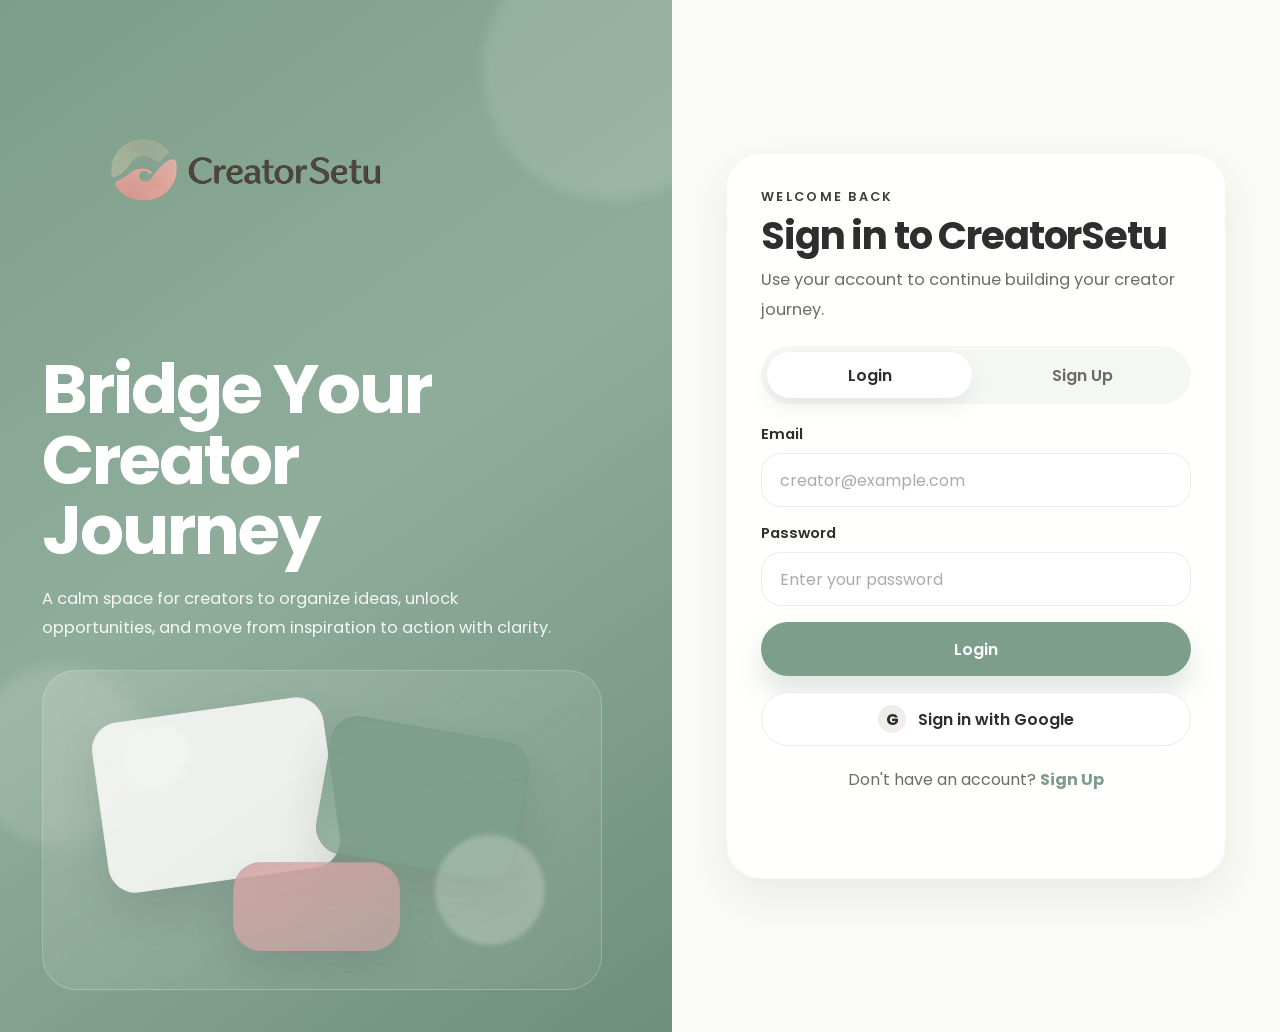
<file: index.html>
<!DOCTYPE html>
<html lang="en">
<head>
	<meta charset="UTF-8">
	<meta name="viewport" content="width=device-width, initial-scale=1.0">
	<title>CreatorSetu | Login</title>
	<meta name="description" content="CreatorSetu login and signup experience with a warm split-screen interface.">
	<link rel="preconnect" href="https://fonts.googleapis.com">
	<link rel="preconnect" href="https://fonts.gstatic.com" crossorigin>
	<link href="https://fonts.googleapis.com/css2?family=Poppins:wght@400;500;600;700;800&display=swap" rel="stylesheet">
	<link rel="stylesheet" href="style.css">
</head>
<body>
	<main class="auth-shell" data-auth-shell>
		<section class="auth-visual" aria-label="CreatorSetu introduction">
			<div class="auth-visual__brand">
				<img class="brand-logo brand-logo--panel" src="logo_transparent.png" alt="CreatorSetu Logo">
			</div>

			<div class="auth-visual__content">
				<h1>Bridge Your Creator Journey</h1>
				<p class="auth-visual__text">
					A calm space for creators to organize ideas, unlock opportunities, and move from inspiration to action with clarity.
				</p>

				<div class="auth-illustration" aria-hidden="true">
					<div class="auth-illustration__card auth-illustration__card--one"></div>
					<div class="auth-illustration__card auth-illustration__card--two"></div>
					<div class="auth-illustration__card auth-illustration__card--three"></div>
					<div class="auth-illustration__orb auth-illustration__orb--one"></div>
					<div class="auth-illustration__orb auth-illustration__orb--two"></div>
				</div>
			</div>
		</section>

		<section class="auth-panel" aria-label="Authentication forms">
			<div class="auth-card" data-auth-card data-mode="login">
				<div class="auth-card__header">
					<p class="eyebrow">Welcome back</p>
					<h2>Sign in to CreatorSetu</h2>
					<p class="auth-card__copy">Use your account to continue building your creator journey.</p>
				</div>

				<div class="auth-switch" role="tablist" aria-label="Authentication mode">
					<button class="auth-switch__button is-active" type="button" data-mode-button="login" aria-pressed="true">Login</button>
					<button class="auth-switch__button" type="button" data-mode-button="signup" aria-pressed="false">Sign Up</button>
				</div>

				<div class="auth-stage">
					<form class="auth-form is-active" data-form="login" novalidate>
						<label class="field">
							<span>Email</span>
							<input type="email" name="loginEmail" placeholder="creator@example.com" autocomplete="email">
						</label>
						<label class="field">
							<span>Password</span>
							<input type="password" name="loginPassword" placeholder="Enter your password" autocomplete="current-password">
						</label>
						<button class="primary-button" type="submit">Login</button>
						<button class="google-button" type="button">
							<span class="google-button__icon">G</span>
							Sign in with Google
						</button>
						<p class="auth-footnote">
							Don't have an account?
							<button class="text-toggle" type="button" data-mode-button="signup">Sign Up</button>
						</p>
					</form>

					<form class="auth-form" data-form="signup" novalidate>
						<label class="field">
							<span>Name</span>
							<input type="text" name="signupName" placeholder="Your name" autocomplete="name">
						</label>
						<label class="field">
							<span>Email</span>
							<input type="email" name="signupEmail" placeholder="creator@example.com" autocomplete="email">
						</label>
						<label class="field">
							<span>Password</span>
							<input type="password" name="signupPassword" placeholder="Create a password" autocomplete="new-password">
						</label>
						<label class="field">
							<span>Platform</span>
							<select name="platform">
								<option value="">Select your platform</option>
								<option>Instagram</option>
								<option>YouTube</option>
								<option>Pinterest</option>
								<option>TikTok</option>
								<option>Behance</option>
							</select>
						</label>
						<button class="primary-button" type="submit">Create Account</button>
						<button class="google-button" type="button">
							<span class="google-button__icon">G</span>
							Sign up with Google
						</button>
						<p class="auth-footnote">
							Already have an account?
							<button class="text-toggle" type="button" data-mode-button="login">Login</button>
						</p>
					</form>
				</div>
			</div>
		</section>

		<section class="dashboard" data-dashboard hidden aria-label="CreatorSetu dashboard">
			<header class="dashboard__nav">
				<div class="dashboard__brand">
					<img class="brand-logo brand-logo--dashboard" src="logo_transparent.png" alt="CreatorSetu Logo">
				</div>
				<nav class="page__links dashboard__links" aria-label="Primary">
					<a href="index.html" class="is-active" aria-current="page">Dashboard</a>
					<a href="earnings.html">Earnings</a>
					<a href="budget.html">Budget</a>
					<a href="strategy.html">Strategy</a>
					<a href="community.html">Community</a>
					<a href="kredit.html" class="kredit-nav-link"><span class="kredit-icon">₹</span> Kredit</a>
				</nav>
				<div class="dashboard__profile" aria-label="Profile">
					<span data-profile-initials>AK</span>
				</div>
			</header>

			<section class="dashboard__banner">
				<div>
					<p class="eyebrow">Creator dashboard</p>
					<h2>Welcome back, <span data-welcome-name>Aanya</span></h2>
					<p>Track your earnings, see your impact, and keep your creator journey moving forward with clarity.</p>
				</div>
				<div class="dashboard__banner-card">
					<span>Next milestone</span>
					<strong>Brand collab review in 2 days</strong>
				</div>
			</section>

			<section class="dashboard__stats" aria-label="Earnings and impact summary">
				<article class="stat-card stat-card--dashboard">
					<p>Total Earnings</p>
					<strong>₹12,480</strong>
					<span>+18% from last quarter</span>
				</article>
				<article class="stat-card stat-card--dashboard">
					<p>This Month Earnings</p>
					<strong>₹3,240</strong>
					<span>On track with goals</span>
				</article>
				<article class="stat-card stat-card--dashboard">
					<p>Savings Goal Progress</p>
					<strong>68%</strong>
					<div class="progress-bar" aria-hidden="true"><span style="width: 68%"></span></div>
				</article>
				<article class="stat-card stat-card--dashboard">
					<p>Impact Donated</p>
					<strong>₹860</strong>
					<span>Shared across creator initiatives</span>
				</article>
			</section>

			<section class="dashboard__grid">
				<div class="dashboard-card dashboard-card--chart">
					<div class="dashboard-card__header">
						<h3>Earnings Bar Chart</h3>
						<p>Last six months performance</p>
					</div>
					<div class="bar-chart" data-bar-chart aria-label="Earnings chart"></div>
				</div>

				<div class="dashboard-card dashboard-card--activity">
					<div class="dashboard-card__header">
						<h3>Recent Activity</h3>
						<p>Latest creator updates</p>
					</div>
					<div class="activity-feed" data-activity-feed></div>
				</div>
			</section>
		</section>
	</main>

	<script src="scrypt.js"></script>
</body>
</html>
</file>
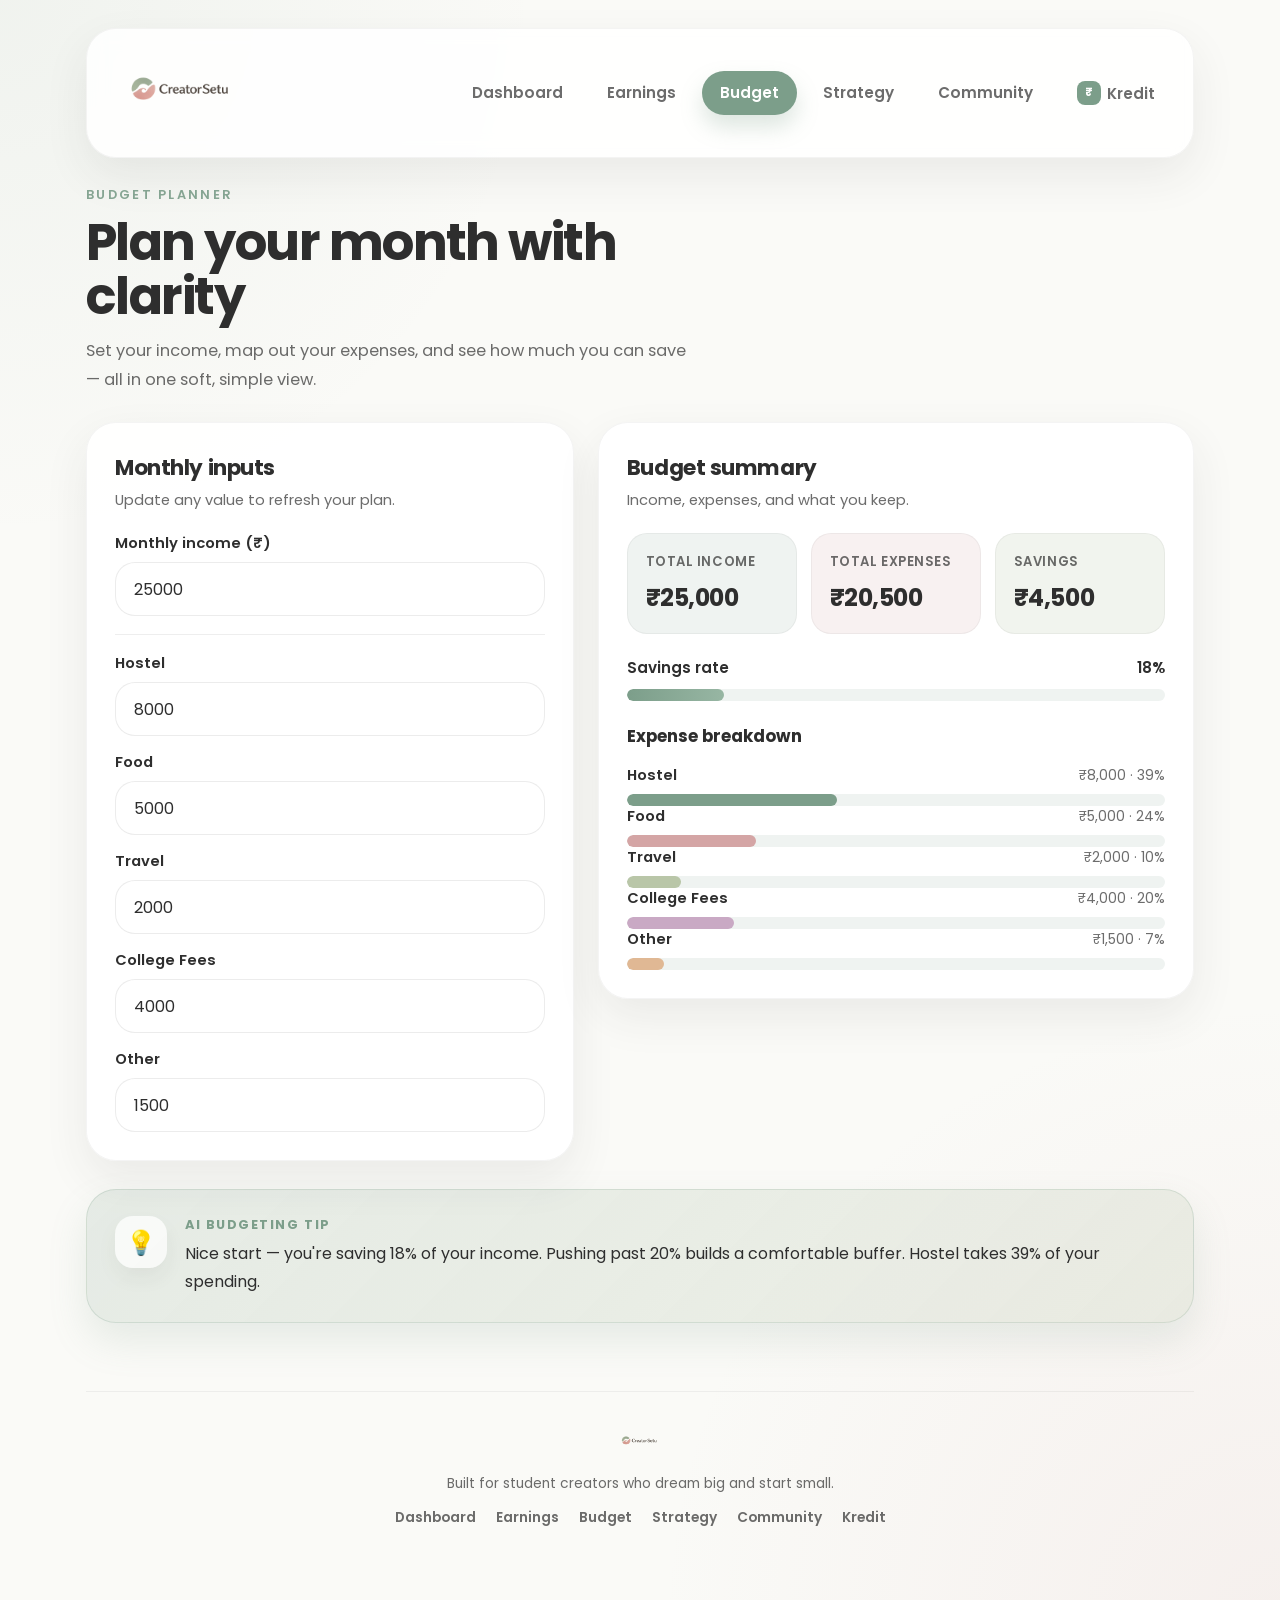
<file: budget.html>
<!DOCTYPE html>
<html lang="en">
<head>
	<meta charset="UTF-8">
	<meta name="viewport" content="width=device-width, initial-scale=1.0">
	<title>CreatorSetu | Budget Planner</title>
	<meta name="description" content="Plan your monthly budget and track savings with CreatorSetu.">
	<link rel="preconnect" href="https://fonts.googleapis.com">
	<link rel="preconnect" href="https://fonts.gstatic.com" crossorigin>
	<link href="https://fonts.googleapis.com/css2?family=Poppins:wght@400;500;600;700;800&display=swap" rel="stylesheet">
	<link rel="stylesheet" href="style.css">
</head>
<body>
	<main class="page">
		<header class="page__nav">
			<div class="page__brand">
				<img class="brand-logo brand-logo--dashboard" src="logo_transparent.png" alt="CreatorSetu Logo">
			</div>
			<nav class="page__links" aria-label="Primary">
				<a href="index.html">Dashboard</a>
				<a href="earnings.html">Earnings</a>
				<a href="budget.html" class="is-active" aria-current="page">Budget</a>
				<a href="strategy.html">Strategy</a>
				<a href="community.html">Community</a>
				<a href="kredit.html" class="kredit-nav-link"><span class="kredit-icon">₹</span> Kredit</a>
			</nav>
		</header>

		<section class="page__intro">
			<p class="eyebrow">Budget planner</p>
			<h1>Plan your month with clarity</h1>
			<p class="page__lead">Set your income, map out your expenses, and see how much you can save — all in one soft, simple view.</p>
		</section>

		<section class="content-grid">
			<div class="panel-card">
				<div class="panel-card__header">
					<h2>Monthly inputs</h2>
					<p>Update any value to refresh your plan.</p>
				</div>
				<form class="stack-form" data-budget-form novalidate>
					<label class="field">
						<span>Monthly income (₹)</span>
						<input type="number" name="income" placeholder="e.g. 25000" min="0" step="1" data-budget-input value="25000">
					</label>
					<div class="field-divider" aria-hidden="true"></div>
					<label class="field">
						<span>Hostel</span>
						<input type="number" name="Hostel" placeholder="0" min="0" step="1" data-budget-input value="8000">
					</label>
					<label class="field">
						<span>Food</span>
						<input type="number" name="Food" placeholder="0" min="0" step="1" data-budget-input value="5000">
					</label>
					<label class="field">
						<span>Travel</span>
						<input type="number" name="Travel" placeholder="0" min="0" step="1" data-budget-input value="2000">
					</label>
					<label class="field">
						<span>College Fees</span>
						<input type="number" name="College Fees" placeholder="0" min="0" step="1" data-budget-input value="4000">
					</label>
					<label class="field">
						<span>Other</span>
						<input type="number" name="Other" placeholder="0" min="0" step="1" data-budget-input value="1500">
					</label>
				</form>
			</div>

			<div class="panel-card budget-overview">
				<div class="panel-card__header">
					<h2>Budget summary</h2>
					<p>Income, expenses, and what you keep.</p>
				</div>
				<div class="summary-trio">
					<div class="summary-trio__item summary-trio__item--income">
						<span>Total Income</span>
						<strong data-summary-income>₹0</strong>
					</div>
					<div class="summary-trio__item summary-trio__item--expense">
						<span>Total Expenses</span>
						<strong data-summary-expenses>₹0</strong>
					</div>
					<div class="summary-trio__item summary-trio__item--savings">
						<span>Savings</span>
						<strong data-summary-savings>₹0</strong>
					</div>
				</div>
				<div class="savings-meter">
					<div class="savings-meter__head">
						<span>Savings rate</span>
						<span data-savings-rate>0%</span>
					</div>
					<div class="progress-bar"><span data-savings-bar style="width: 0%"></span></div>
				</div>

				<div class="category-progress">
					<h3>Expense breakdown</h3>
					<div data-category-bars></div>
				</div>
			</div>
		</section>

		<section class="tip-section">
			<article class="ai-tip-card">
				<div class="ai-tip-card__icon" aria-hidden="true">💡</div>
				<div class="ai-tip-card__body">
					<p class="ai-tip-card__label">AI budgeting tip</p>
					<p class="ai-tip-card__text" data-ai-tip>Enter your numbers to get a personalized suggestion.</p>
				</div>
			</article>
		</section>

		<footer class="site-footer">
			<div class="site-footer__brand">
				<img src="logo_transparent.png" alt="CreatorSetu" class="brand-logo">
			</div>
			<p class="site-footer__text">Built for student creators who dream big and start small.</p>
			<div class="site-footer__links">
				<a href="index.html">Dashboard</a>
				<a href="earnings.html">Earnings</a>
				<a href="budget.html">Budget</a>
				<a href="strategy.html">Strategy</a>
				<a href="community.html">Community</a>
				<a href="kredit.html">Kredit</a>
			</div>
		</footer>
	</main>

	<script src="budget.js"></script>
</body>
</html>
</file>
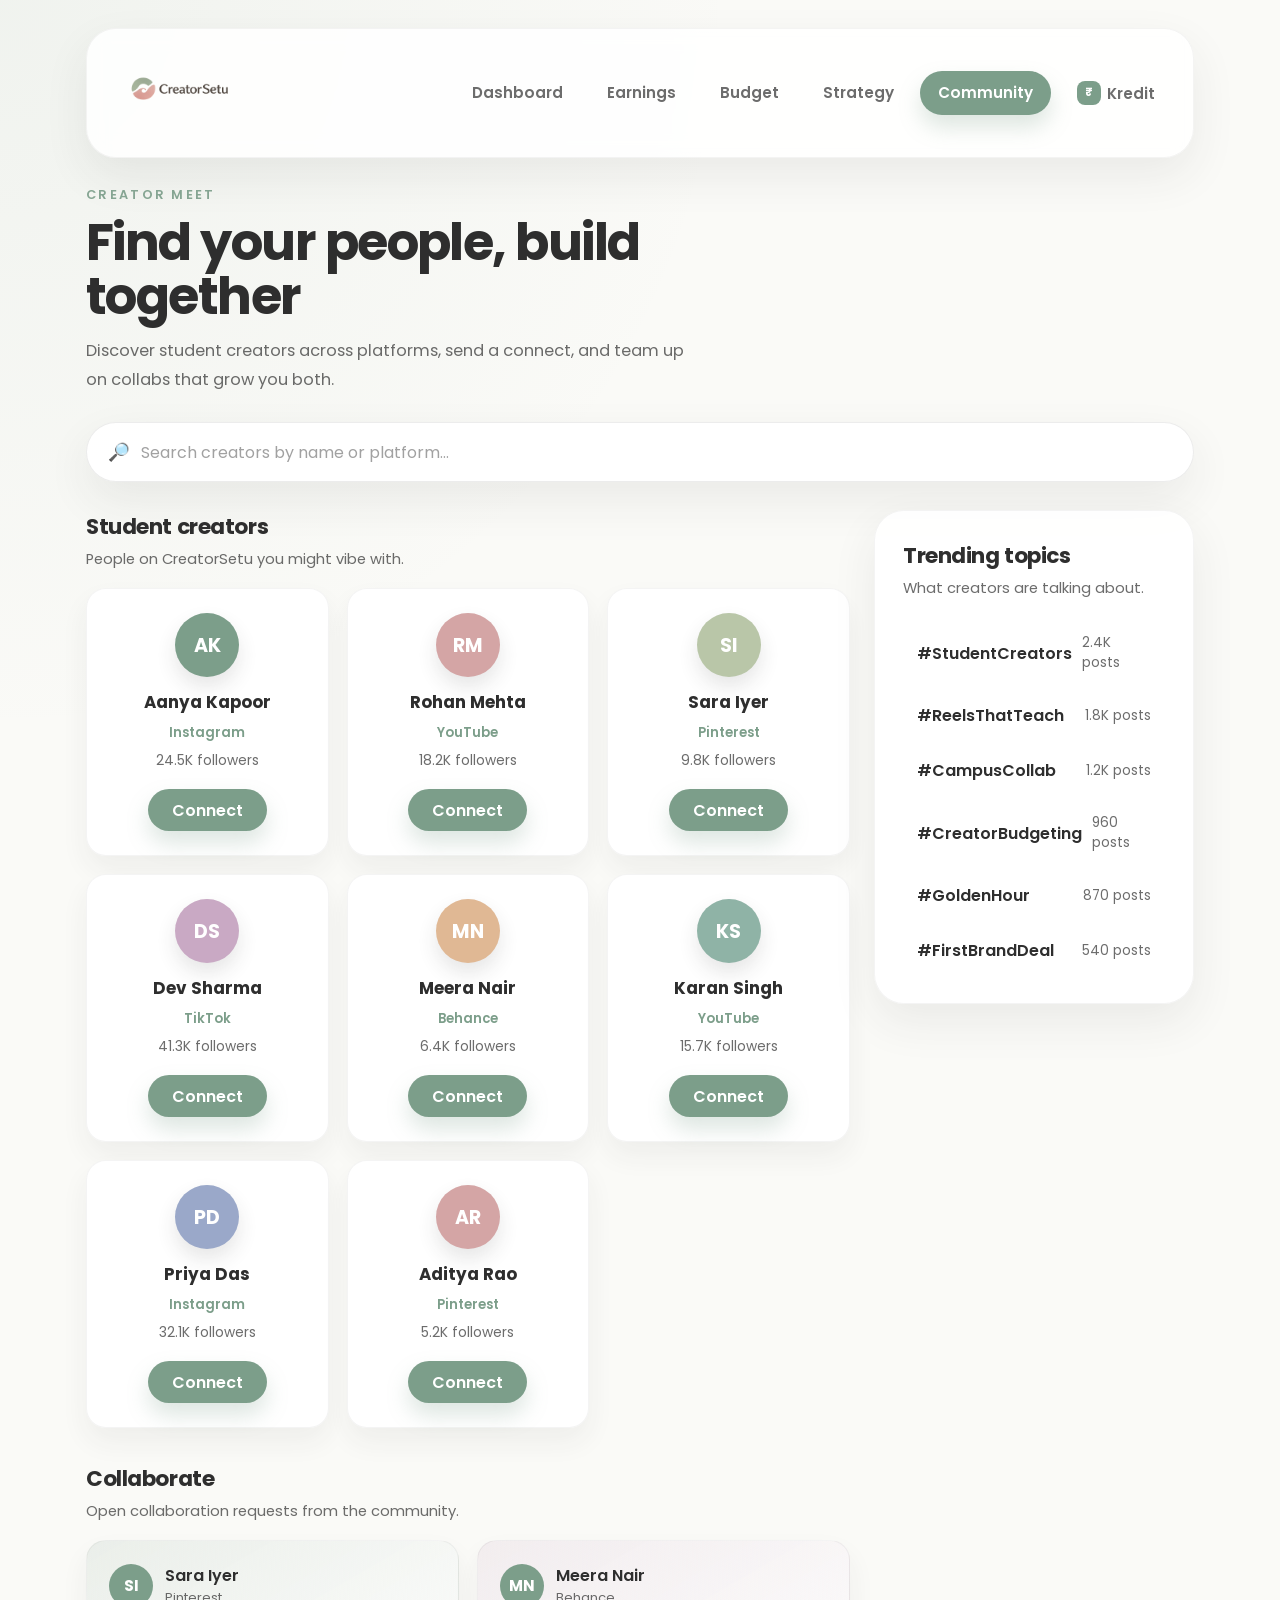
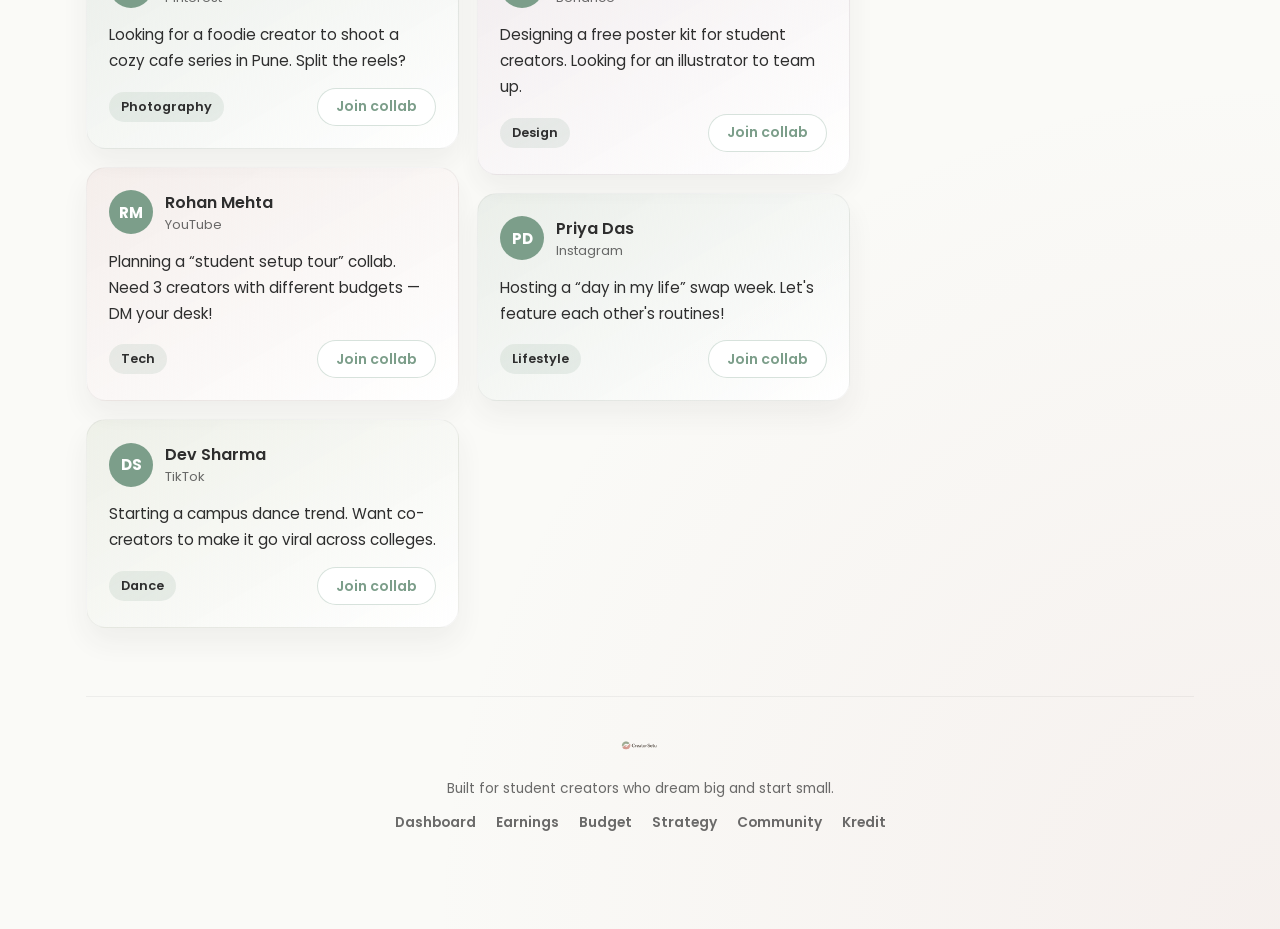
<file: community.html>
<!DOCTYPE html>
<html lang="en">
<head>
	<meta charset="UTF-8">
	<meta name="viewport" content="width=device-width, initial-scale=1.0">
	<title>CreatorSetu | Creator Meet</title>
	<meta name="description" content="Find and connect with other student creators on CreatorSetu.">
	<link rel="preconnect" href="https://fonts.googleapis.com">
	<link rel="preconnect" href="https://fonts.gstatic.com" crossorigin>
	<link href="https://fonts.googleapis.com/css2?family=Poppins:wght@400;500;600;700;800&display=swap" rel="stylesheet">
	<link rel="stylesheet" href="style.css">
</head>
<body>
	<main class="page">
		<header class="page__nav">
			<div class="page__brand">
				<img class="brand-logo brand-logo--dashboard" src="logo_transparent.png" alt="CreatorSetu Logo">
			</div>
			<nav class="page__links" aria-label="Primary">
				<a href="index.html">Dashboard</a>
				<a href="earnings.html">Earnings</a>
				<a href="budget.html">Budget</a>
				<a href="strategy.html">Strategy</a>
				<a href="community.html" class="is-active" aria-current="page">Community</a>
				<a href="kredit.html" class="kredit-nav-link"><span class="kredit-icon">₹</span> Kredit</a>
			</nav>
		</header>

		<section class="page__intro">
			<p class="eyebrow">Creator meet</p>
			<h1>Find your people, build together</h1>
			<p class="page__lead">Discover student creators across platforms, send a connect, and team up on collabs that grow you both.</p>
		</section>

		<div class="search-wrap">
			<span class="search-wrap__icon" aria-hidden="true">🔎</span>
			<input type="search" class="search-input" placeholder="Search creators by name or platform…" data-creator-search aria-label="Search creators">
		</div>

		<section class="community-layout">
			<div class="community-main">
				<div class="panel-card__header">
					<h2>Student creators</h2>
					<p>People on CreatorSetu you might vibe with.</p>
				</div>
				<div class="creator-grid" data-creator-grid></div>
				<p class="empty-state" data-creator-empty hidden>No creators match your search yet.</p>

				<div class="panel-card__header collab-heading">
					<h2>Collaborate</h2>
					<p>Open collaboration requests from the community.</p>
				</div>
				<div class="masonry" data-collab-grid></div>
			</div>

			<aside class="community-aside" aria-label="Trending topics">
				<div class="panel-card trending-card">
					<div class="panel-card__header">
						<h2>Trending topics</h2>
						<p>What creators are talking about.</p>
					</div>
					<ul class="trending-list" data-trending-list></ul>
				</div>
			</aside>
		</section>

		<footer class="site-footer">
			<div class="site-footer__brand">
				<img src="logo_transparent.png" alt="CreatorSetu" class="brand-logo">
			</div>
			<p class="site-footer__text">Built for student creators who dream big and start small.</p>
			<div class="site-footer__links">
				<a href="index.html">Dashboard</a>
				<a href="earnings.html">Earnings</a>
				<a href="budget.html">Budget</a>
				<a href="strategy.html">Strategy</a>
				<a href="community.html">Community</a>
				<a href="kredit.html">Kredit</a>
			</div>
		</footer>
	</main>

	<script src="community.js"></script>
</body>
</html>
</file>
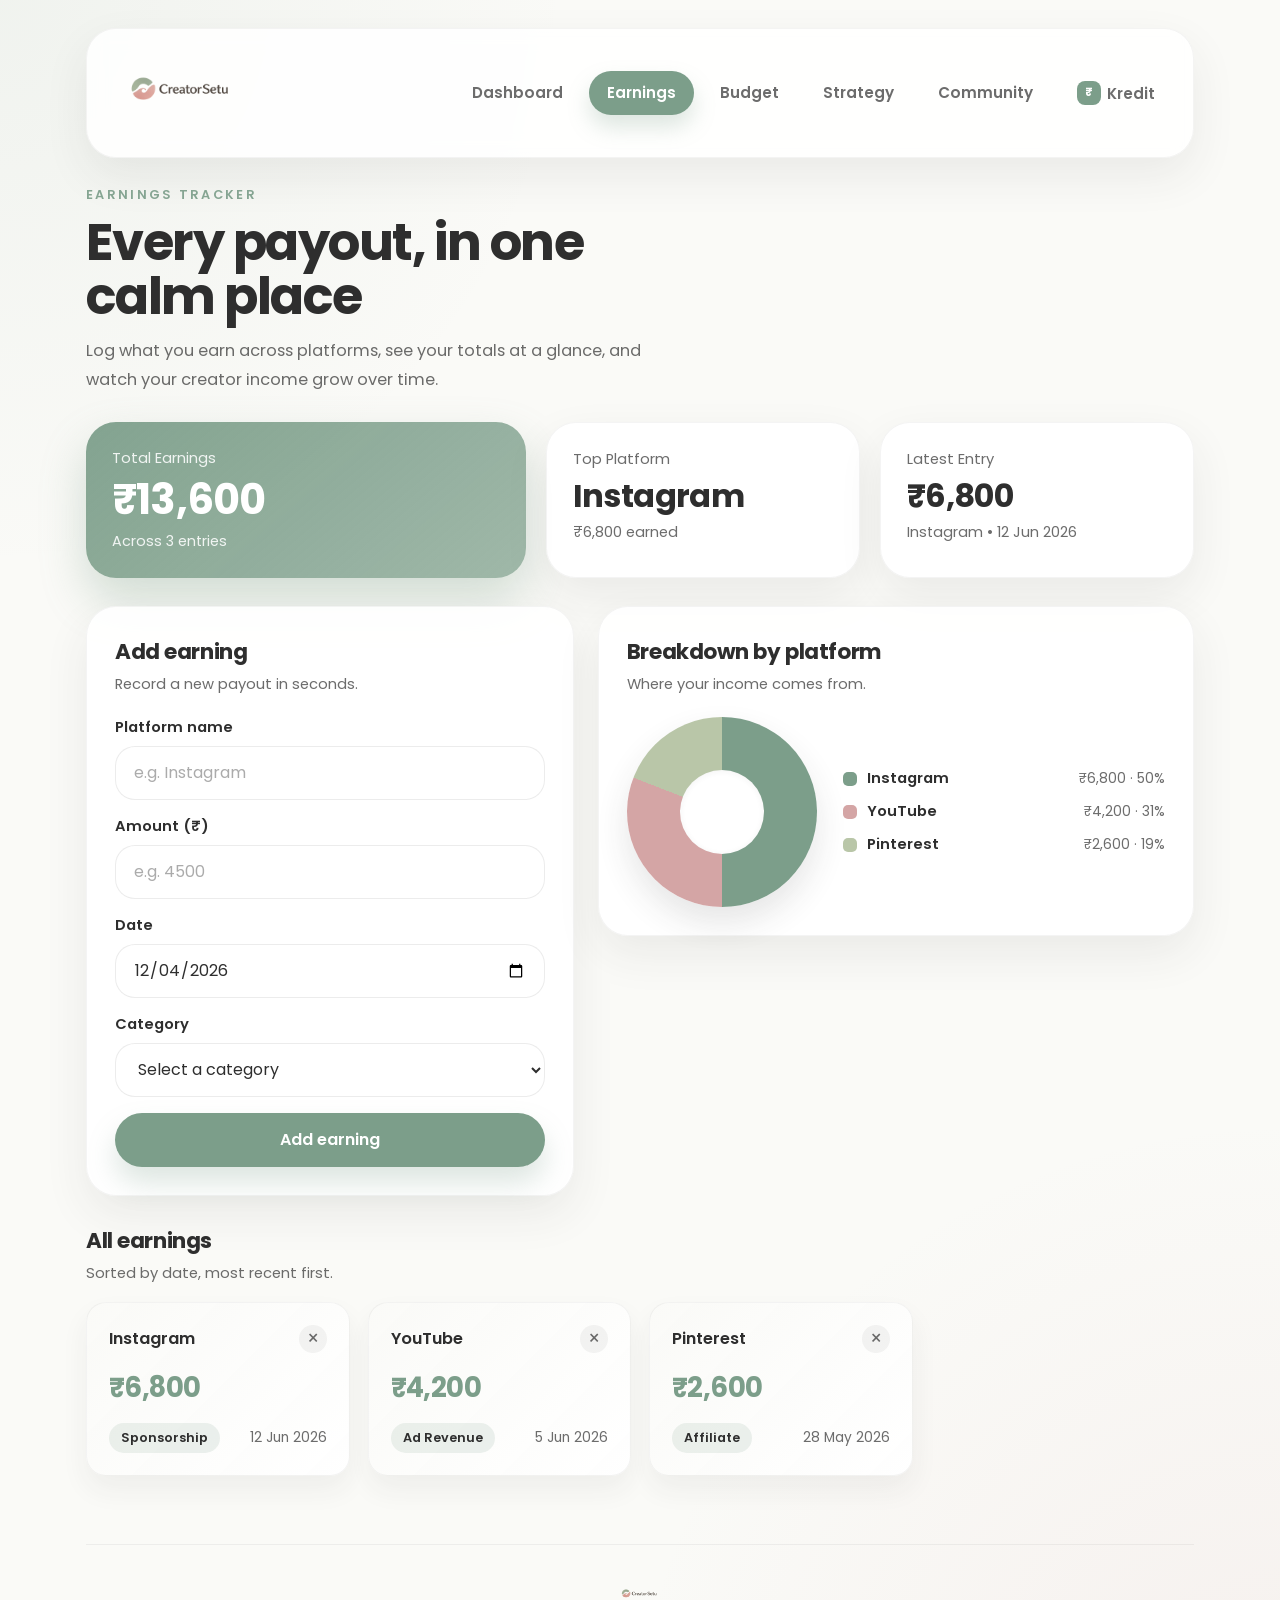
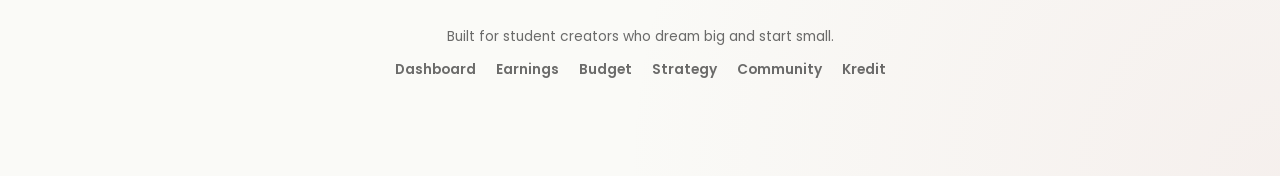
<file: earnings.html>
<!DOCTYPE html>
<html lang="en">
<head>
	<meta charset="UTF-8">
	<meta name="viewport" content="width=device-width, initial-scale=1.0">
	<title>CreatorSetu | Earnings Tracker</title>
	<meta name="description" content="Track your creator earnings across platforms with CreatorSetu.">
	<link rel="preconnect" href="https://fonts.googleapis.com">
	<link rel="preconnect" href="https://fonts.gstatic.com" crossorigin>
	<link href="https://fonts.googleapis.com/css2?family=Poppins:wght@400;500;600;700;800&display=swap" rel="stylesheet">
	<link rel="stylesheet" href="style.css">
</head>
<body>
	<main class="page">
		<header class="page__nav">
			<div class="page__brand">
				<img class="brand-logo brand-logo--dashboard" src="logo_transparent.png" alt="CreatorSetu Logo">
			</div>
			<nav class="page__links" aria-label="Primary">
				<a href="index.html">Dashboard</a>
				<a href="earnings.html" class="is-active" aria-current="page">Earnings</a>
				<a href="budget.html">Budget</a>
				<a href="strategy.html">Strategy</a>
				<a href="community.html">Community</a>
				<a href="kredit.html" class="kredit-nav-link"><span class="kredit-icon">₹</span> Kredit</a>
			</nav>
		</header>

		<section class="page__intro">
			<p class="eyebrow">Earnings tracker</p>
			<h1>Every payout, in one calm place</h1>
			<p class="page__lead">Log what you earn across platforms, see your totals at a glance, and watch your creator income grow over time.</p>
		</section>

		<section class="summary-row" aria-label="Earnings summary">
			<article class="summary-card summary-card--hero">
				<p>Total Earnings</p>
				<strong data-total-earnings>₹0</strong>
				<span data-total-count>No earnings logged yet</span>
			</article>
			<article class="summary-card">
				<p>Top Platform</p>
				<strong data-top-platform>—</strong>
				<span data-top-platform-amount>Add an entry to see your leader</span>
			</article>
			<article class="summary-card">
				<p>Latest Entry</p>
				<strong data-latest-amount>—</strong>
				<span data-latest-meta>Your most recent payout shows here</span>
			</article>
		</section>

		<section class="content-grid">
			<div class="panel-card">
				<div class="panel-card__header">
					<h2>Add earning</h2>
					<p>Record a new payout in seconds.</p>
				</div>
				<form class="stack-form" data-earning-form novalidate>
					<label class="field">
						<span>Platform name</span>
						<input type="text" name="platform" placeholder="e.g. Instagram" autocomplete="off" required>
					</label>
					<label class="field">
						<span>Amount (₹)</span>
						<input type="number" name="amount" placeholder="e.g. 4500" min="0" step="1" required>
					</label>
					<label class="field">
						<span>Date</span>
						<input type="date" name="date" required>
					</label>
					<label class="field">
						<span>Category</span>
						<select name="category" required>
							<option value="">Select a category</option>
							<option>Sponsorship</option>
							<option>Affiliate</option>
							<option>Ad Revenue</option>
							<option>Product Sales</option>
							<option>Tips & Donations</option>
							<option>Other</option>
						</select>
					</label>
					<button class="primary-button" type="submit">Add earning</button>
				</form>
			</div>

			<div class="panel-card">
				<div class="panel-card__header">
					<h2>Breakdown by platform</h2>
					<p>Where your income comes from.</p>
				</div>
				<div class="pie-wrap">
					<div class="pie-chart" data-pie-chart role="img" aria-label="Earnings breakdown by platform"></div>
					<ul class="pie-legend" data-pie-legend></ul>
				</div>
			</div>
		</section>

		<section class="list-section">
			<div class="panel-card__header list-section__header">
				<h2>All earnings</h2>
				<p>Sorted by date, most recent first.</p>
			</div>
			<div class="earnings-grid" data-earnings-grid></div>
			<p class="empty-state" data-empty-state hidden>No earnings yet. Add your first payout using the form above.</p>
		</section>

		<footer class="site-footer">
			<div class="site-footer__brand">
				<img src="logo_transparent.png" alt="CreatorSetu" class="brand-logo">
			</div>
			<p class="site-footer__text">Built for student creators who dream big and start small.</p>
			<div class="site-footer__links">
				<a href="index.html">Dashboard</a>
				<a href="earnings.html">Earnings</a>
				<a href="budget.html">Budget</a>
				<a href="strategy.html">Strategy</a>
				<a href="community.html">Community</a>
				<a href="kredit.html">Kredit</a>
			</div>
		</footer>
	</main>

	<script src="earnings.js"></script>
</body>
</html>
</file>
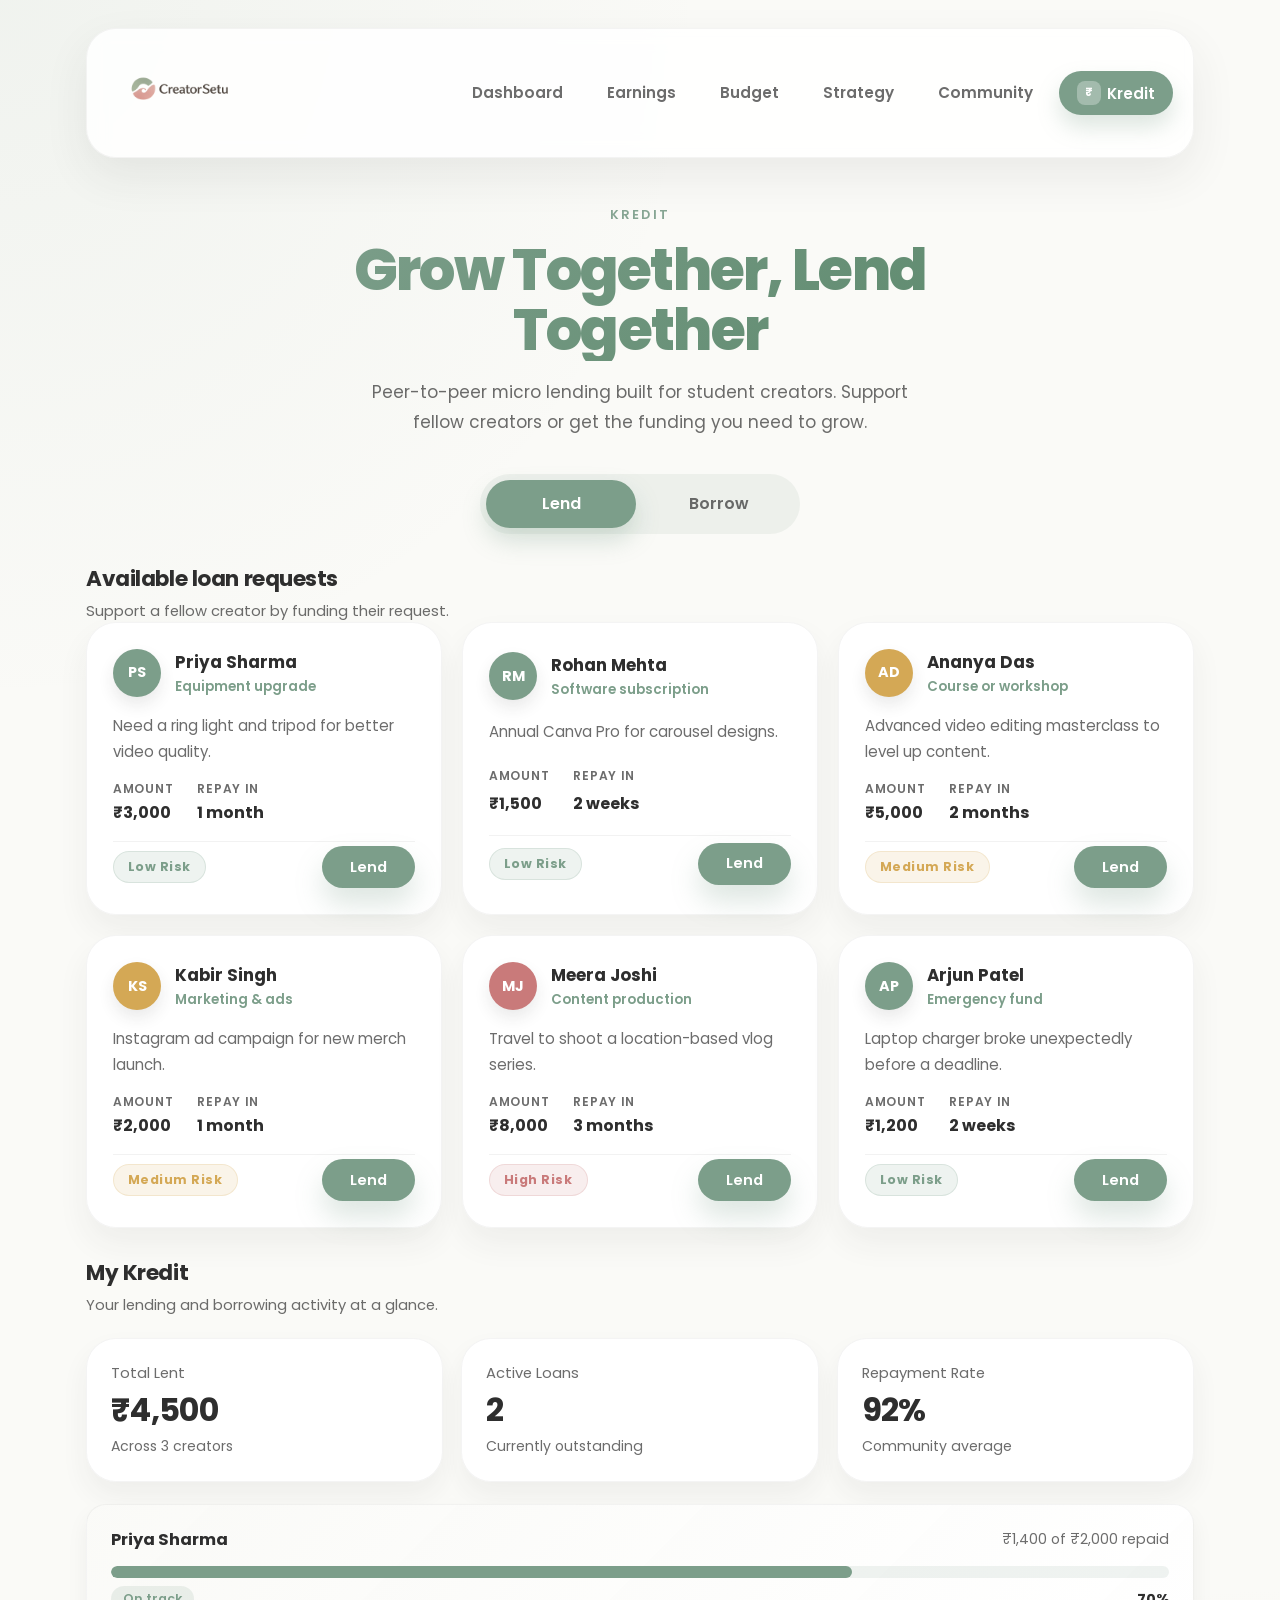
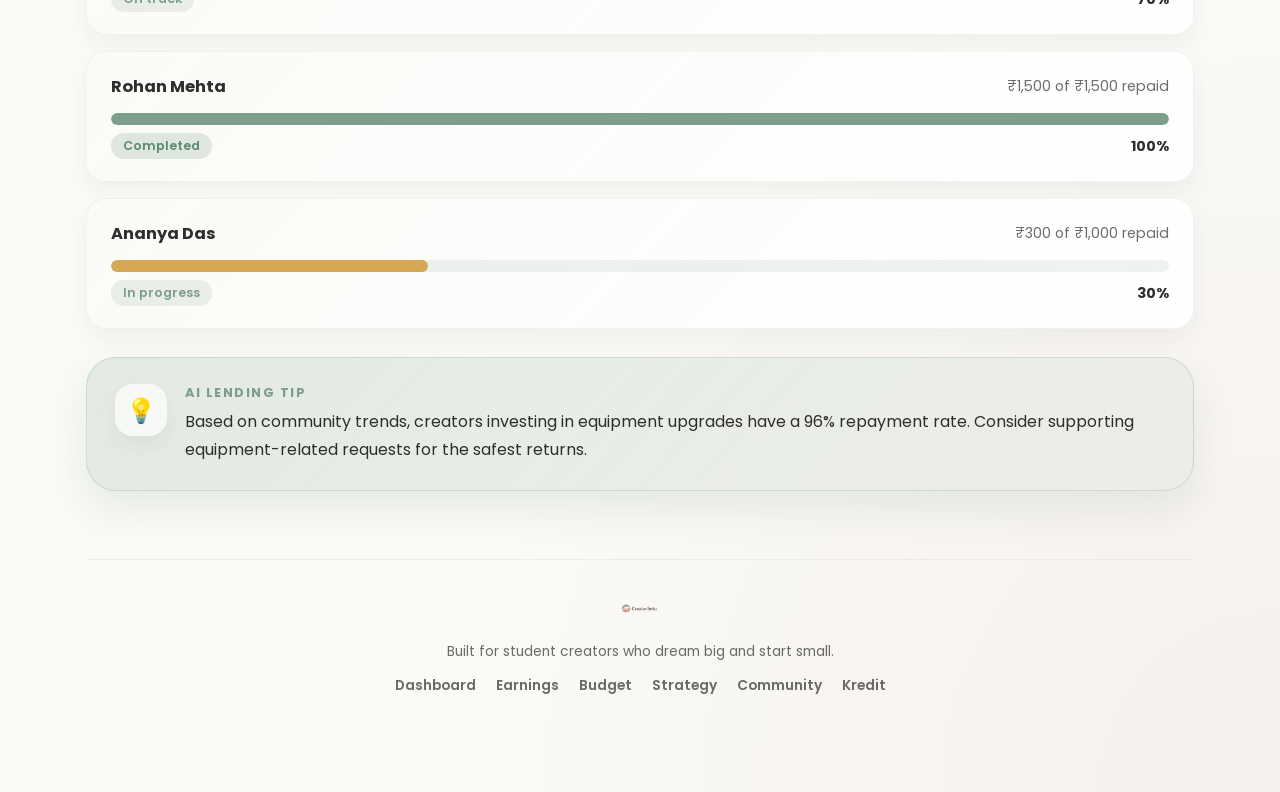
<file: kredit.html>
<!DOCTYPE html>
<html lang="en">
<head>
	<meta charset="UTF-8">
	<meta name="viewport" content="width=device-width, initial-scale=1.0">
	<title>CreatorSetu | Kredit</title>
	<meta name="description" content="Peer-to-peer micro lending for student creators on CreatorSetu.">
	<link rel="preconnect" href="https://fonts.googleapis.com">
	<link rel="preconnect" href="https://fonts.gstatic.com" crossorigin>
	<link href="https://fonts.googleapis.com/css2?family=Poppins:wght@400;500;600;700;800&display=swap" rel="stylesheet">
	<link rel="stylesheet" href="style.css">
</head>
<body>
	<main class="page">
		<header class="page__nav">
			<div class="page__brand">
				<img class="brand-logo brand-logo--dashboard" src="logo_transparent.png" alt="CreatorSetu Logo">
			</div>
			<nav class="page__links" aria-label="Primary">
				<a href="index.html">Dashboard</a>
				<a href="earnings.html">Earnings</a>
				<a href="budget.html">Budget</a>
				<a href="strategy.html">Strategy</a>
				<a href="community.html">Community</a>
				<a href="kredit.html" class="kredit-nav-link is-active" aria-current="page"><span class="kredit-icon">&#8377;</span> Kredit</a>
			</nav>
		</header>

		<section class="kredit-hero">
			<p class="eyebrow kredit-hero__eyebrow">Kredit</p>
			<h1 class="kredit-hero__title">Grow Together, Lend Together</h1>
			<p class="kredit-hero__subtitle">Peer-to-peer micro lending built for student creators. Support fellow creators or get the funding you need to grow.</p>
		</section>

		<section class="kredit-toggle-wrap">
			<div class="kredit-toggle" role="tablist" aria-label="Kredit mode">
				<button class="kredit-toggle__btn is-active" type="button" data-kredit-mode="lend" aria-pressed="true">Lend</button>
				<button class="kredit-toggle__btn" type="button" data-kredit-mode="borrow" aria-pressed="false">Borrow</button>
			</div>
		</section>

		<section class="kredit-panel" data-kredit-panel="lend" aria-label="Lending opportunities">
			<div class="panel-card__header">
				<h2>Available loan requests</h2>
				<p>Support a fellow creator by funding their request.</p>
			</div>
			<div class="kredit-request-grid" data-loan-requests></div>
		</section>

		<section class="kredit-panel kredit-panel--hidden" data-kredit-panel="borrow" aria-label="Borrow form">
			<div class="panel-card kredit-borrow-card">
				<div class="panel-card__header">
					<h2>Request a micro loan</h2>
					<p>Tell us what you need and why. Our community is here for you.</p>
				</div>
				<form class="stack-form" data-borrow-form novalidate>
					<label class="field">
						<span>Amount needed (&#8377;)</span>
						<input type="number" name="amount" placeholder="e.g. 2000" min="100" max="25000" step="100" required>
					</label>
					<label class="field">
						<span>Purpose</span>
						<select name="purpose" required>
							<option value="">Select a purpose</option>
							<option>Equipment upgrade</option>
							<option>Software subscription</option>
							<option>Course or workshop</option>
							<option>Content production</option>
							<option>Marketing &amp; ads</option>
							<option>Emergency fund</option>
							<option>Other</option>
						</select>
					</label>
					<label class="field">
						<span>Tell us more</span>
						<textarea name="description" placeholder="Briefly describe what the funds will help you achieve..." rows="3" class="kredit-textarea"></textarea>
					</label>
					<label class="field">
						<span>Repayment timeline</span>
						<select name="timeline" required>
							<option value="">Select timeline</option>
							<option>2 weeks</option>
							<option>1 month</option>
							<option>2 months</option>
							<option>3 months</option>
						</select>
					</label>
					<button class="primary-button" type="submit">Submit Request</button>
				</form>
			</div>
		</section>

		<section class="kredit-my-section">
			<div class="panel-card__header">
				<h2>My Kredit</h2>
				<p>Your lending and borrowing activity at a glance.</p>
			</div>

			<div class="kredit-stats-row">
				<article class="kredit-stat-card">
					<p>Total Lent</p>
					<strong data-kredit-lent>&#8377;4,500</strong>
					<span>Across 3 creators</span>
				</article>
				<article class="kredit-stat-card">
					<p>Active Loans</p>
					<strong data-kredit-active>2</strong>
					<span>Currently outstanding</span>
				</article>
				<article class="kredit-stat-card">
					<p>Repayment Rate</p>
					<strong data-kredit-rate>92%</strong>
					<span>Community average</span>
				</article>
			</div>

			<div class="kredit-loans-list" data-kredit-loans></div>
		</section>

		<section class="tip-section">
			<article class="ai-tip-card kredit-tip-card">
				<div class="ai-tip-card__icon" aria-hidden="true">&#128161;</div>
				<div class="ai-tip-card__body">
					<p class="ai-tip-card__label">AI lending tip</p>
					<p class="ai-tip-card__text" data-kredit-tip>Based on community trends, creators investing in equipment upgrades have a 96% repayment rate. Consider supporting equipment-related requests for the safest returns.</p>
				</div>
			</article>
		</section>

		<footer class="site-footer">
			<div class="site-footer__brand">
				<img src="logo_transparent.png" alt="CreatorSetu" class="brand-logo">
			</div>
			<p class="site-footer__text">Built for student creators who dream big and start small.</p>
			<div class="site-footer__links">
				<a href="index.html">Dashboard</a>
				<a href="earnings.html">Earnings</a>
				<a href="budget.html">Budget</a>
				<a href="strategy.html">Strategy</a>
				<a href="community.html">Community</a>
				<a href="kredit.html">Kredit</a>
			</div>
		</footer>
	</main>

	<script src="kredit.js"></script>
</body>
</html>
</file>
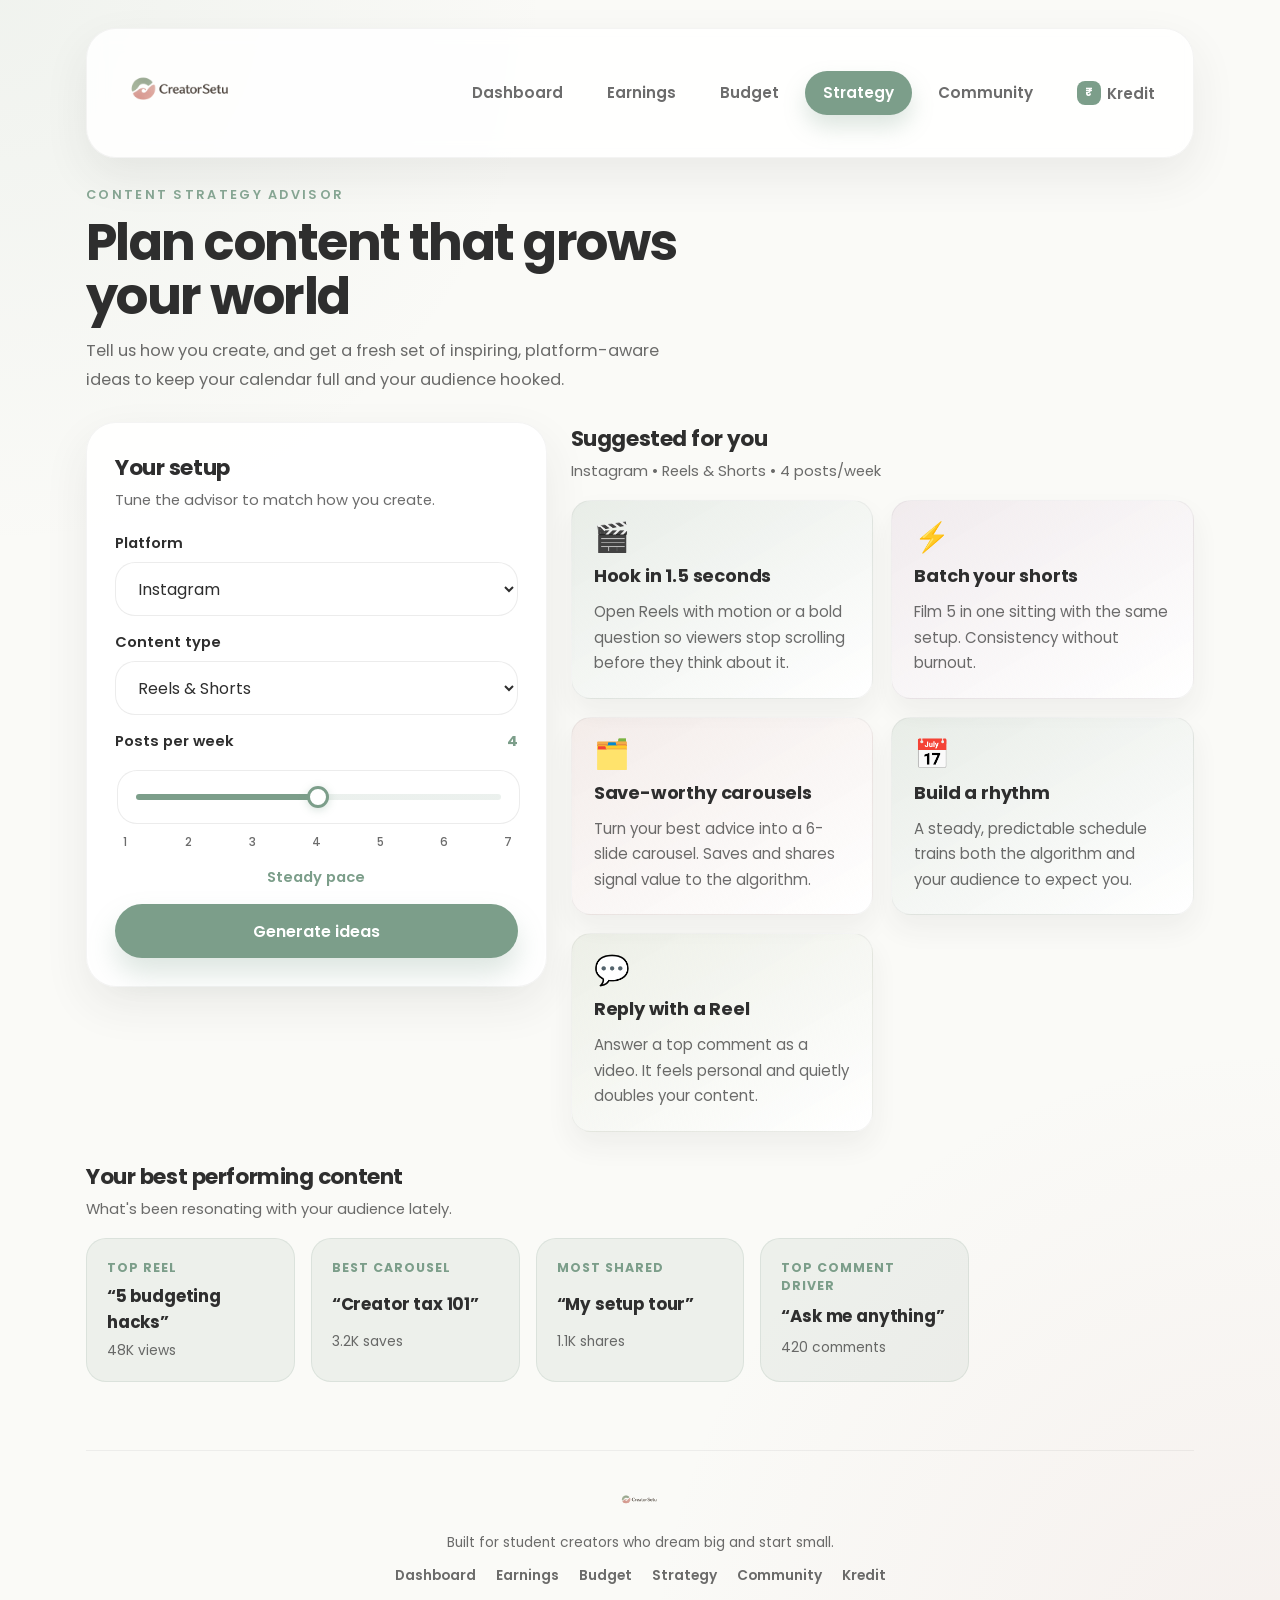
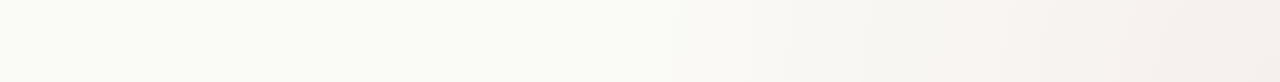
<file: strategy.html>
<!DOCTYPE html>
<html lang="en">
<head>
	<meta charset="UTF-8">
	<meta name="viewport" content="width=device-width, initial-scale=1.0">
	<title>CreatorSetu | Content Strategy Advisor</title>
	<meta name="description" content="Get tailored content strategy suggestions for your creator journey with CreatorSetu.">
	<link rel="preconnect" href="https://fonts.googleapis.com">
	<link rel="preconnect" href="https://fonts.gstatic.com" crossorigin>
	<link href="https://fonts.googleapis.com/css2?family=Poppins:wght@400;500;600;700;800&display=swap" rel="stylesheet">
	<link rel="stylesheet" href="style.css">
</head>
<body>
	<main class="page">
		<header class="page__nav">
			<div class="page__brand">
				<img class="brand-logo brand-logo--dashboard" src="logo_transparent.png" alt="CreatorSetu Logo">
			</div>
			<nav class="page__links" aria-label="Primary">
				<a href="index.html">Dashboard</a>
				<a href="earnings.html">Earnings</a>
				<a href="budget.html">Budget</a>
				<a href="strategy.html" class="is-active" aria-current="page">Strategy</a>
				<a href="community.html">Community</a>
				<a href="kredit.html" class="kredit-nav-link"><span class="kredit-icon">₹</span> Kredit</a>
			</nav>
		</header>

		<section class="page__intro">
			<p class="eyebrow">Content strategy advisor</p>
			<h1>Plan content that grows your world</h1>
			<p class="page__lead">Tell us how you create, and get a fresh set of inspiring, platform-aware ideas to keep your calendar full and your audience hooked.</p>
		</section>

		<section class="content-grid content-grid--advisor">
			<div class="panel-card">
				<div class="panel-card__header">
					<h2>Your setup</h2>
					<p>Tune the advisor to match how you create.</p>
				</div>
				<form class="stack-form" data-strategy-form novalidate>
					<label class="field">
						<span>Platform</span>
						<select name="platform" data-strategy-input>
							<option>Instagram</option>
							<option>YouTube</option>
							<option>Pinterest</option>
							<option>TikTok</option>
							<option>Behance</option>
						</select>
					</label>
					<label class="field">
						<span>Content type</span>
						<select name="contentType" data-strategy-input>
							<option>Reels & Shorts</option>
							<option>Long-form video</option>
							<option>Carousels</option>
							<option>Photos</option>
							<option>Blogs & Articles</option>
							<option>Live streams</option>
						</select>
					</label>
					<div class="field posts-per-week-field">
						<div class="ppw-header">
							<span class="ppw-label">Posts per week</span>
							<span class="ppw-count"><strong data-posts-value>4</strong></span>
						</div>
						<div class="ppw-slider-wrap">
							<input type="range" name="postsPerWeek" min="1" max="7" value="4" class="ppw-slider" data-strategy-input data-posts-range>
							<div class="ppw-slider-labels">
								<span>1</span>
								<span>2</span>
								<span>3</span>
								<span>4</span>
								<span>5</span>
								<span>6</span>
								<span>7</span>
							</div>
						</div>
						<span class="ppw-pace" data-posts-pace>Steady pace</span>
					</div>
					<button class="primary-button" type="submit">Generate ideas</button>
				</form>
			</div>

			<div class="advisor-output">
				<div class="panel-card__header advisor-output__header">
					<h2>Suggested for you</h2>
					<p data-advisor-context>Ideas tuned to your platform and pace.</p>
				</div>
				<div class="masonry" data-suggestion-grid></div>
			</div>
		</section>

		<section class="list-section">
			<div class="panel-card__header list-section__header">
				<h2>Your best performing content</h2>
				<p>What's been resonating with your audience lately.</p>
			</div>
			<div class="best-content" data-best-content></div>
		</section>

		<footer class="site-footer">
			<div class="site-footer__brand">
				<img src="logo_transparent.png" alt="CreatorSetu" class="brand-logo">
			</div>
			<p class="site-footer__text">Built for student creators who dream big and start small.</p>
			<div class="site-footer__links">
				<a href="index.html">Dashboard</a>
				<a href="earnings.html">Earnings</a>
				<a href="budget.html">Budget</a>
				<a href="strategy.html">Strategy</a>
				<a href="community.html">Community</a>
				<a href="kredit.html">Kredit</a>
			</div>
		</footer>
	</main>

	<script src="strategy.js"></script>
</body>
</html>
</file>
<file: style.css>
* {
	box-sizing: border-box;
}

:root {
	--bg: #fafaf7;
	--accent: #7c9e8a;
	--secondary: #d4a5a5;
	--text: #2e2e2e;
	--muted: rgba(46, 46, 46, 0.7);
	--card: rgba(255, 255, 255, 0.86);
	--shadow: 0 18px 45px rgba(46, 46, 46, 0.08);
	--shadow-hover: 0 22px 56px rgba(46, 46, 46, 0.12);
	--radius-lg: 30px;
	--radius-md: 20px;
}

html {
	scroll-behavior: smooth;
}

body {
	margin: 0;
	font-family: 'Poppins', sans-serif;
	color: var(--text);
	background:
		radial-gradient(circle at top left, rgba(124, 158, 138, 0.08), transparent 26%),
		radial-gradient(circle at bottom right, rgba(212, 165, 165, 0.12), transparent 30%),
		var(--bg);
	min-height: 100vh;
}

button,
input,
select {
	font: inherit;
}

button {
	border: 0;
	background: none;
	cursor: pointer;
}

.auth-shell {
	min-height: 100vh;
	display: grid;
	grid-template-columns: 1.05fr 0.95fr;
	align-items: stretch;
}

.auth-shell.is-post-login {
	grid-template-columns: 1fr;
}

.auth-visual {
	position: relative;
	overflow: hidden;
	padding: 42px;
	display: flex;
	flex-direction: column;
	justify-content: space-between;
	background: linear-gradient(145deg, #7c9e8a 0%, #90ad9c 48%, #6e8f7d 100%);
	color: #fff;
}

.auth-visual::before,
.auth-visual::after {
	content: '';
	position: absolute;
	border-radius: 999px;
	background: rgba(250, 250, 247, 0.12);
	filter: blur(6px);
	pointer-events: none;
}

.auth-visual::before {
	width: 260px;
	height: 260px;
	top: -60px;
	right: -70px;
}

.auth-visual::after {
	width: 180px;
	height: 180px;
	left: -30px;
	bottom: 18%;
}

.auth-visual__brand,
.auth-visual__content {
	position: relative;
	z-index: 1;
}

.auth-visual__brand {
	display: flex;
	align-items: center;
	justify-content: flex-start;
}

.brand-logo {
	display: block;
	width: auto;
	object-fit: contain;
	background: transparent;
	mix-blend-mode: multiply;
}

.brand-logo--panel {
	width: 420px;
	height: auto;
}

.brand-logo--dashboard {
	height: 100px;
	width: auto;
}

.auth-visual__content {
	display: grid;
	gap: 18px;
	max-width: 560px;
	padding: 32px 0 0;
}

.eyebrow {
	margin: 0;
	font-size: 0.8rem;
	font-weight: 600;
	letter-spacing: 0.18em;
	text-transform: uppercase;
	opacity: 0.92;
}

.auth-visual h1,
.auth-card h2 {
	margin: 0;
	line-height: 1.02;
	letter-spacing: -0.03em;
}

.auth-visual h1 {
	font-size: clamp(2.7rem, 5.4vw, 5.6rem);
	max-width: 9ch;
}

.auth-visual__text,
.auth-card__copy {
	margin: 0;
	line-height: 1.8;
	font-size: 1.02rem;
	color: var(--muted);
}

.auth-visual__text {
	color: rgba(255, 255, 255, 0.9);
	max-width: 52ch;
}

.auth-illustration {
	position: relative;
	min-height: 320px;
	margin-top: 10px;
	border-radius: 34px;
	border: 1px solid rgba(250, 250, 247, 0.22);
	background: linear-gradient(145deg, rgba(250, 250, 247, 0.14), rgba(250, 250, 247, 0.05));
	backdrop-filter: blur(10px);
	overflow: hidden;
}

.auth-illustration__card,
.auth-illustration__orb {
	position: absolute;
	border-radius: 28px;
}

.auth-illustration__card {
	background: rgba(250, 250, 247, 0.88);
	box-shadow: 0 20px 40px rgba(46, 46, 46, 0.12);
	border: 1px solid rgba(46, 46, 46, 0.04);
}

.auth-illustration__card--one {
	width: 42%;
	height: 54%;
	top: 12%;
	left: 10%;
	transform: rotate(-8deg);
}

.auth-illustration__card--two {
	width: 36%;
	height: 44%;
	top: 18%;
	right: 14%;
	background: linear-gradient(160deg, rgba(124, 158, 138, 0.95), rgba(124, 158, 138, 0.68));
	transform: rotate(10deg);
}

.auth-illustration__card--three {
	width: 30%;
	height: 28%;
	left: 34%;
	bottom: 12%;
	background: linear-gradient(160deg, rgba(212, 165, 165, 0.9), rgba(212, 165, 165, 0.6));
}

.auth-illustration__orb {
	border-radius: 999px;
	filter: blur(2px);
	background: rgba(250, 250, 247, 0.24);
}

.auth-illustration__orb--one {
	width: 110px;
	height: 110px;
	right: 10%;
	bottom: 14%;
}

.auth-illustration__orb--two {
	width: 70px;
	height: 70px;
	left: 14%;
	top: 16%;
}

.auth-panel {
	display: grid;
	place-items: center;
	padding: 36px 22px;
	background: linear-gradient(180deg, rgba(250, 250, 247, 0.96), rgba(250, 250, 247, 1));
}

.auth-shell.is-post-login .auth-visual,
.auth-shell.is-post-login .auth-panel {
	display: none;
}

.dashboard {
	grid-column: 1 / -1;
	width: 100%;
	min-height: 100vh;
	display: grid;
	gap: 22px;
	padding: 24px;
	background:
		radial-gradient(circle at top left, rgba(124, 158, 138, 0.09), transparent 32%),
		radial-gradient(circle at bottom right, rgba(212, 165, 165, 0.1), transparent 28%),
		var(--bg);
	box-sizing: border-box;
}

.dashboard[hidden] {
	display: none;
}

.dashboard__nav {
	display: flex;
	align-items: center;
	justify-content: space-between;
	gap: 16px;
	padding: 14px 8px;
}

.dashboard__profile {
	width: 46px;
	height: 46px;
	border-radius: 999px;
	display: grid;
	place-items: center;
	background: #fff;
	box-shadow: 0 12px 24px rgba(46, 46, 46, 0.08);
	border: 1px solid rgba(46, 46, 46, 0.06);
	font-weight: 700;
	color: var(--accent);
}

.dashboard__banner,
.dashboard__stats,
.dashboard__grid {
	display: grid;
	grid-template-columns: repeat(12, minmax(0, 1fr));
	gap: 18px;
}

.dashboard__banner {
	padding: 28px;
	border-radius: 34px;
	background: linear-gradient(135deg, rgba(255, 255, 255, 0.96), rgba(250, 250, 247, 0.95));
	border: 1px solid rgba(46, 46, 46, 0.05);
	box-shadow: var(--shadow);
	align-items: end;
}

.dashboard__banner h2 {
	font-size: clamp(2rem, 4vw, 3.3rem);
	margin-top: 8px;
}

.dashboard__banner p {
	margin: 10px 0 0;
	max-width: 60ch;
	line-height: 1.8;
	color: var(--muted);
}

.dashboard__banner-card {
	grid-column: span 4;
	justify-self: end;
	padding: 18px 20px;
	border-radius: 24px;
	background: rgba(124, 158, 138, 0.1);
	border: 1px solid rgba(124, 158, 138, 0.16);
	box-shadow: 0 12px 24px rgba(46, 46, 46, 0.05);
	display: grid;
	gap: 8px;
	color: var(--text);
}

.dashboard__banner-card span {
	font-size: 0.86rem;
	font-weight: 600;
	letter-spacing: 0.08em;
	text-transform: uppercase;
	color: var(--accent);
}

.dashboard__banner > div:first-child {
	grid-column: span 8;
}

.dashboard__stats {
	grid-template-columns: repeat(4, minmax(0, 1fr));
}

.stat-card--dashboard {
	padding: 22px;
	border-radius: 28px;
	background: rgba(255, 255, 255, 0.9);
	box-shadow: 0 14px 28px rgba(46, 46, 46, 0.06);
	border: 1px solid rgba(46, 46, 46, 0.05);
	display: grid;
	gap: 10px;
}

.stat-card--dashboard p,
.dashboard-card__header p {
	margin: 0;
	color: var(--muted);
	font-size: 0.92rem;
}

.stat-card--dashboard strong {
	font-size: 1.9rem;
	line-height: 1;
	color: var(--text);
}

.stat-card--dashboard span {
	color: var(--muted);
	font-size: 0.9rem;
}

.progress-bar {
	height: 12px;
	border-radius: 999px;
	background: rgba(124, 158, 138, 0.12);
	overflow: hidden;
}

.progress-bar span {
	display: block;
	height: 100%;
	border-radius: inherit;
	background: linear-gradient(90deg, var(--accent), #97b6a3);
}

.dashboard__grid {
	grid-template-columns: 1.4fr 0.9fr;
}

.dashboard-card {
	padding: 24px;
	border-radius: 32px;
	background: rgba(255, 255, 255, 0.9);
	border: 1px solid rgba(46, 46, 46, 0.05);
	box-shadow: var(--shadow);
	display: grid;
	gap: 18px;
}

.dashboard-card__header h3 {
	margin: 0 0 6px;
	font-size: 1.2rem;
}

.bar-chart {
	width: 100%;
	min-height: 320px;
	padding: 12px 4px 0;
}

.earnings-chart {
	display: block;
	width: 100%;
	height: auto;
	overflow: visible;
}

.earnings-chart__grid {
	stroke: rgba(124, 158, 138, 0.18);
	stroke-width: 1;
}

.earnings-chart__axis {
	fill: var(--muted);
	font-size: 13px;
	text-anchor: end;
}

.earnings-chart__area {
	fill: rgba(124, 158, 138, 0.16);
}

.earnings-chart__bar {
	fill: rgba(124, 158, 138, 0.42);
}

.earnings-chart__line {
	fill: none;
	stroke: var(--accent);
	stroke-width: 3;
	stroke-linecap: round;
	stroke-linejoin: round;
}

.earnings-chart__dot {
	fill: #fff;
	stroke: var(--accent);
	stroke-width: 3;
}

.earnings-chart__value {
	fill: var(--text);
	font-size: 13px;
	font-weight: 600;
	text-anchor: middle;
}

.earnings-chart__label {
	fill: var(--muted);
	font-size: 13px;
	text-anchor: middle;
}

.bar-chart__label {
	font-size: 0.84rem;
	color: var(--muted);
}

.bar-chart__value {
	font-size: 0.84rem;
	font-weight: 600;
	color: var(--text);
}

.activity-feed {
	display: grid;
	gap: 14px;
}

.activity-item {
	padding: 16px 18px;
	border-radius: 22px;
	background: linear-gradient(135deg, rgba(250, 250, 247, 0.95), rgba(255, 255, 255, 0.98));
	border: 1px solid rgba(46, 46, 46, 0.05);
	display: grid;
	gap: 6px;
}

.activity-item__top {
	display: flex;
	align-items: center;
	justify-content: space-between;
	gap: 12px;
	font-weight: 600;
}

.activity-item__badge {
	padding: 6px 10px;
	border-radius: 999px;
	background: rgba(212, 165, 165, 0.18);
	color: var(--text);
	font-size: 0.8rem;
	font-weight: 600;
}

.activity-item p {
	margin: 0;
	color: var(--muted);
	line-height: 1.7;
}

.auth-card {
	width: min(100%, 500px);
	padding: 34px;
	border-radius: 34px;
	background: var(--card);
	box-shadow: var(--shadow);
	border: 1px solid rgba(46, 46, 46, 0.05);
	backdrop-filter: blur(10px);
}

.auth-card__header {
	display: grid;
	gap: 10px;
	margin-bottom: 22px;
}

.auth-card h2 {
	font-size: clamp(1.9rem, 3vw, 2.5rem);
}

.auth-switch {
	display: grid;
	grid-template-columns: repeat(2, minmax(0, 1fr));
	gap: 8px;
	padding: 6px;
	margin-bottom: 20px;
	border-radius: 999px;
	background: rgba(124, 158, 138, 0.08);
}

.auth-switch__button {
	min-height: 46px;
	border-radius: 999px;
	font-weight: 600;
	color: var(--muted);
	transition: background 220ms ease, color 220ms ease, transform 220ms ease;
}

.auth-switch__button.is-active {
	background: #fff;
	color: var(--text);
	box-shadow: 0 10px 20px rgba(46, 46, 46, 0.08);
}

.auth-stage {
	position: relative;
	min-height: 420px;
}

.auth-form {
	position: absolute;
	inset: 0;
	display: grid;
	gap: 16px;
	align-content: start;
	opacity: 0;
	transform: translateX(18px);
	pointer-events: none;
	transition: opacity 260ms ease, transform 260ms ease;
}

.auth-form.is-active {
	opacity: 1;
	transform: translateX(0);
	pointer-events: auto;
	position: relative;
}

.field {
	display: grid;
	gap: 8px;
}

.field span {
	font-size: 0.92rem;
	font-weight: 600;
}

.field input,
.field select {
	width: 100%;
	min-height: 54px;
	padding: 0 18px;
	border-radius: var(--radius-md);
	border: 1px solid rgba(46, 46, 46, 0.09);
	background: rgba(255, 255, 255, 0.95);
	color: var(--text);
	outline: none;
	box-shadow: inset 0 1px 0 rgba(255, 255, 255, 0.7);
	transition: border-color 180ms ease, box-shadow 180ms ease, transform 180ms ease;
}

.field input::placeholder {
	color: rgba(46, 46, 46, 0.4);
}

.field input:focus,
.field select:focus {
	border-color: rgba(124, 158, 138, 0.5);
	box-shadow: 0 0 0 4px rgba(124, 158, 138, 0.12);
}

.primary-button,
.google-button {
	min-height: 54px;
	border-radius: 999px;
	font-weight: 600;
	transition: transform 180ms ease, box-shadow 180ms ease, background 180ms ease;
}

.primary-button {
	background: var(--accent);
	color: #fff;
	box-shadow: 0 16px 28px rgba(124, 158, 138, 0.26);
}

.google-button {
	display: inline-flex;
	align-items: center;
	justify-content: center;
	gap: 12px;
	border: 1px solid rgba(46, 46, 46, 0.09);
	background: #fff;
	color: var(--text);
}

.primary-button:hover,
.google-button:hover,
.auth-switch__button:hover,
.text-toggle:hover {
	transform: translateY(-2px);
}

.google-button__icon {
	width: 28px;
	height: 28px;
	border-radius: 999px;
	display: grid;
	place-items: center;
	background: linear-gradient(135deg, rgba(124, 158, 138, 0.18), rgba(212, 165, 165, 0.2));
	font-weight: 700;
}

.auth-footnote {
	margin: 4px 0 0;
	text-align: center;
	color: var(--muted);
	line-height: 1.7;
}

.text-toggle {
	padding: 0;
	font-weight: 700;
	color: var(--accent);
}

body.is-signup .auth-card__header h2,
body.is-signup .auth-card__copy {
	animation: fadeSlide 240ms ease;
}

@keyframes fadeSlide {
	from {
		opacity: 0;
		transform: translateY(8px);
	}
	to {
		opacity: 1;
		transform: translateY(0);
	}
}

@media (max-width: 980px) {
	.auth-shell {
		grid-template-columns: 1fr;
	}

	.auth-visual {
		padding: 28px 22px 34px;
	}

	.auth-visual h1 {
		max-width: 12ch;
	}

	.auth-illustration {
		min-height: 240px;
	}

	.auth-panel {
		padding-top: 18px;
	}

	.post-login__grid {
		grid-template-columns: 1fr;
	}

	.dashboard {
		padding: 18px;
	}

	.dashboard__banner > div:first-child,
	.dashboard__banner-card,
	.dashboard__grid {
		grid-column: span 12;
		justify-self: stretch;
	}

	.dashboard__stats,
	.dashboard__grid,
	.dashboard__banner {
		grid-template-columns: 1fr;
	}

	.bar-chart {
		grid-template-columns: repeat(3, minmax(0, 1fr));
	}
}

@media (max-width: 560px) {
	.auth-visual {
		padding: 22px 18px 26px;
	}

	.auth-card {
		padding: 24px 18px;
		border-radius: 28px;
	}

	.auth-stage {
		min-height: 460px;
	}

	.auth-visual__content {
		padding-top: 24px;
	}

	.auth-switch {
		grid-template-columns: 1fr;
	}

	.auth-form {
		transform: translateX(0) translateY(12px);
	}
}

/* ===== Shared page layout (Earnings & Budget) ===== */
.page {
	max-width: 1160px;
	margin: 0 auto;
	padding: 28px 26px 64px;
	display: grid;
	gap: 28px;
}

.page__nav {
	display: flex;
	align-items: center;
	justify-content: space-between;
	gap: 18px;
	padding: 14px 20px;
	border-radius: var(--radius-lg);
	background: rgba(255, 255, 255, 0.86);
	border: 1px solid rgba(46, 46, 46, 0.05);
	box-shadow: var(--shadow);
	backdrop-filter: blur(10px);
}

.page__links {
	display: flex;
	gap: 8px;
	flex-wrap: wrap;
}

.page__links a {
	padding: 10px 18px;
	border-radius: 999px;
	text-decoration: none;
	font-weight: 600;
	font-size: 0.95rem;
	color: var(--muted);
	transition: background 200ms ease, color 200ms ease, transform 200ms ease;
}

.page__links a:hover {
	transform: translateY(-2px);
	color: var(--text);
}

.page__links a.is-active {
	background: var(--accent);
	color: #fff;
	box-shadow: 0 12px 22px rgba(124, 158, 138, 0.26);
}

.page__intro {
	display: grid;
	gap: 12px;
	max-width: 60ch;
}

.page__intro .eyebrow {
	color: var(--accent);
}

.page__intro h1 {
	margin: 0;
	font-size: clamp(2.1rem, 4vw, 3.2rem);
	line-height: 1.05;
	letter-spacing: -0.03em;
}

.page__lead {
	margin: 0;
	color: var(--muted);
	line-height: 1.8;
	font-size: 1.02rem;
}

/* ===== Summary cards ===== */
.summary-row {
	display: grid;
	grid-template-columns: 1.4fr 1fr 1fr;
	gap: 20px;
}

.summary-card {
	padding: 26px;
	border-radius: var(--radius-lg);
	background: rgba(255, 255, 255, 0.9);
	border: 1px solid rgba(46, 46, 46, 0.05);
	box-shadow: var(--shadow);
	display: grid;
	gap: 10px;
	align-content: start;
}

.summary-card p {
	margin: 0;
	color: var(--muted);
	font-size: 0.92rem;
}

.summary-card strong {
	font-size: 2rem;
	line-height: 1;
	letter-spacing: -0.02em;
}

.summary-card span {
	color: var(--muted);
	font-size: 0.9rem;
}

.summary-card--hero {
	background: linear-gradient(140deg, rgba(124, 158, 138, 0.95), rgba(124, 158, 138, 0.72));
	color: #fff;
	border: 0;
	box-shadow: 0 22px 46px rgba(124, 158, 138, 0.32);
}

.summary-card--hero p,
.summary-card--hero span {
	color: rgba(255, 255, 255, 0.88);
}

.summary-card--hero strong {
	font-size: 2.6rem;
	color: #fff;
}

/* ===== Content grid + panels ===== */
.content-grid {
	display: grid;
	grid-template-columns: 0.9fr 1.1fr;
	gap: 24px;
	align-items: start;
}

.panel-card {
	padding: 28px;
	border-radius: var(--radius-lg);
	background: rgba(255, 255, 255, 0.9);
	border: 1px solid rgba(46, 46, 46, 0.05);
	box-shadow: var(--shadow);
	display: grid;
	gap: 22px;
}

.panel-card__header h2 {
	margin: 0 0 6px;
	font-size: 1.35rem;
	letter-spacing: -0.02em;
}

.panel-card__header p {
	margin: 0;
	color: var(--muted);
	font-size: 0.92rem;
}

.stack-form {
	display: grid;
	gap: 16px;
}

.field-divider {
	height: 1px;
	background: rgba(46, 46, 46, 0.08);
	margin: 2px 0;
}

/* ===== Pie chart ===== */
.pie-wrap {
	display: flex;
	align-items: center;
	gap: 26px;
	flex-wrap: wrap;
}

.pie-chart {
	width: 190px;
	height: 190px;
	border-radius: 999px;
	flex-shrink: 0;
	box-shadow: 0 16px 32px rgba(46, 46, 46, 0.12);
	background: conic-gradient(rgba(124, 158, 138, 0.15) 0 100%);
	position: relative;
}

.pie-chart::after {
	content: '';
	position: absolute;
	inset: 28%;
	border-radius: 999px;
	background: #fff;
	box-shadow: inset 0 1px 6px rgba(46, 46, 46, 0.06);
}

.pie-legend {
	list-style: none;
	margin: 0;
	padding: 0;
	display: grid;
	gap: 12px;
	flex: 1;
	min-width: 180px;
}

.pie-legend__item {
	display: grid;
	grid-template-columns: auto 1fr auto;
	align-items: center;
	gap: 10px;
	font-size: 0.92rem;
}

.pie-legend__dot {
	width: 14px;
	height: 14px;
	border-radius: 5px;
}

.pie-legend__label {
	font-weight: 600;
}

.pie-legend__value {
	color: var(--muted);
	font-size: 0.86rem;
	white-space: nowrap;
}

.pie-legend__empty {
	color: var(--muted);
	font-size: 0.92rem;
}

/* ===== Earnings list ===== */
.list-section {
	display: grid;
	gap: 18px;
}

.earnings-grid {
	display: grid;
	grid-template-columns: repeat(auto-fill, minmax(220px, 1fr));
	gap: 18px;
}

.earning-card {
	padding: 22px;
	border-radius: var(--radius-md);
	background: linear-gradient(135deg, rgba(250, 250, 247, 0.96), rgba(255, 255, 255, 0.98));
	border: 1px solid rgba(46, 46, 46, 0.05);
	box-shadow: 0 14px 28px rgba(46, 46, 46, 0.06);
	display: grid;
	gap: 14px;
	transition: transform 200ms ease, box-shadow 200ms ease;
}

.earning-card:hover {
	transform: translateY(-3px);
	box-shadow: var(--shadow-hover);
}

.earning-card__top {
	display: flex;
	align-items: center;
	justify-content: space-between;
	gap: 10px;
}

.earning-card__platform {
	font-weight: 600;
	font-size: 1.02rem;
}

.earning-card__remove {
	width: 28px;
	height: 28px;
	border-radius: 999px;
	display: grid;
	place-items: center;
	font-size: 1.2rem;
	line-height: 1;
	color: var(--muted);
	background: rgba(46, 46, 46, 0.05);
	transition: background 180ms ease, color 180ms ease;
}

.earning-card__remove:hover {
	background: rgba(212, 165, 165, 0.25);
	color: var(--text);
}

.earning-card__amount {
	font-size: 1.7rem;
	letter-spacing: -0.02em;
	color: var(--accent);
}

.earning-card__meta {
	display: flex;
	align-items: center;
	justify-content: space-between;
	gap: 10px;
	flex-wrap: wrap;
}

.earning-card__badge {
	padding: 6px 12px;
	border-radius: 999px;
	background: rgba(124, 158, 138, 0.14);
	color: var(--text);
	font-size: 0.8rem;
	font-weight: 600;
}

.earning-card__date {
	color: var(--muted);
	font-size: 0.86rem;
}

.empty-state {
	margin: 0;
	padding: 36px;
	text-align: center;
	color: var(--muted);
	border-radius: var(--radius-md);
	border: 1px dashed rgba(46, 46, 46, 0.15);
	background: rgba(255, 255, 255, 0.6);
}

/* ===== Budget summary ===== */
.summary-trio {
	display: grid;
	grid-template-columns: repeat(3, minmax(0, 1fr));
	gap: 14px;
}

.summary-trio__item {
	padding: 18px;
	border-radius: var(--radius-md);
	display: grid;
	gap: 8px;
	border: 1px solid rgba(46, 46, 46, 0.05);
}

.summary-trio__item span {
	font-size: 0.82rem;
	font-weight: 600;
	letter-spacing: 0.04em;
	text-transform: uppercase;
	color: var(--muted);
}

.summary-trio__item strong {
	font-size: 1.5rem;
	letter-spacing: -0.02em;
}

.summary-trio__item--income {
	background: rgba(124, 158, 138, 0.12);
}

.summary-trio__item--expense {
	background: rgba(212, 165, 165, 0.16);
}

.summary-trio__item--savings {
	background: rgba(185, 198, 168, 0.2);
}

.savings-meter {
	display: grid;
	gap: 10px;
}

.savings-meter__head {
	display: flex;
	align-items: center;
	justify-content: space-between;
	font-weight: 600;
	font-size: 0.95rem;
}

.category-progress {
	display: grid;
	gap: 16px;
}

.category-progress h3 {
	margin: 0;
	font-size: 1.05rem;
}

.category-row {
	display: grid;
	gap: 8px;
}

.category-row__head {
	display: flex;
	align-items: center;
	justify-content: space-between;
	gap: 10px;
	font-size: 0.92rem;
}

.category-row__name {
	font-weight: 600;
}

.category-row__value {
	color: var(--muted);
	font-size: 0.86rem;
}

/* ===== AI tip card ===== */
.tip-section {
	display: grid;
}

.ai-tip-card {
	display: flex;
	align-items: flex-start;
	gap: 18px;
	padding: 26px 28px;
	border-radius: var(--radius-lg);
	background: linear-gradient(135deg, rgba(124, 158, 138, 0.16), rgba(185, 198, 168, 0.22));
	border: 1px solid rgba(124, 158, 138, 0.22);
	box-shadow: 0 18px 38px rgba(124, 158, 138, 0.16);
}

.ai-tip-card__icon {
	width: 52px;
	height: 52px;
	border-radius: 18px;
	display: grid;
	place-items: center;
	font-size: 1.5rem;
	background: rgba(255, 255, 255, 0.7);
	box-shadow: 0 10px 20px rgba(46, 46, 46, 0.06);
	flex-shrink: 0;
}

.ai-tip-card__label {
	margin: 0 0 6px;
	font-size: 0.8rem;
	font-weight: 700;
	letter-spacing: 0.12em;
	text-transform: uppercase;
	color: var(--accent);
}

.ai-tip-card__text {
	margin: 0;
	line-height: 1.75;
	font-size: 1rem;
	color: var(--text);
}

/* ===== Responsive ===== */
@media (max-width: 900px) {
	.summary-row,
	.content-grid {
		grid-template-columns: 1fr;
	}

	.summary-trio {
		grid-template-columns: 1fr;
	}
}

@media (max-width: 560px) {
	.page {
		padding: 20px 16px 48px;
	}

	.page__nav {
		flex-direction: column;
		align-items: stretch;
		text-align: center;
	}

	.page__links {
		justify-content: center;
	}

	.pie-wrap {
		justify-content: center;
	}
}

/* ===== Content Strategy Advisor ===== */
.content-grid--advisor {
	grid-template-columns: 0.85fr 1.15fr;
}

.range-input {
	-webkit-appearance: none;
	appearance: none;
	width: 100%;
	height: 8px;
	border-radius: 999px;
	background: rgba(124, 158, 138, 0.18);
	outline: none;
}

.range-input::-webkit-slider-thumb {
	-webkit-appearance: none;
	appearance: none;
	width: 22px;
	height: 22px;
	border-radius: 999px;
	background: var(--accent);
	box-shadow: 0 6px 14px rgba(124, 158, 138, 0.4);
	cursor: pointer;
}

.range-input::-moz-range-thumb {
	width: 22px;
	height: 22px;
	border: 0;
	border-radius: 999px;
	background: var(--accent);
	box-shadow: 0 6px 14px rgba(124, 158, 138, 0.4);
	cursor: pointer;
}

.advisor-output {
	display: grid;
	gap: 18px;
	align-content: start;
}

.advisor-output__header h2 {
	font-size: 1.35rem;
	letter-spacing: -0.02em;
}

.masonry {
	columns: 2;
	column-gap: 18px;
}

.idea-card {
	break-inside: avoid;
	margin-bottom: 18px;
	padding: 22px;
	border-radius: var(--radius-md);
	background: rgba(255, 255, 255, 0.92);
	border: 1px solid rgba(46, 46, 46, 0.05);
	box-shadow: 0 14px 28px rgba(46, 46, 46, 0.06);
	display: grid;
	gap: 10px;
	transition: transform 200ms ease, box-shadow 200ms ease;
}

.idea-card:hover {
	transform: translateY(-3px);
	box-shadow: var(--shadow-hover);
}

.idea-card--tone-0 { background: linear-gradient(150deg, rgba(124, 158, 138, 0.14), rgba(255, 255, 255, 0.96)); }
.idea-card--tone-1 { background: linear-gradient(150deg, rgba(212, 165, 165, 0.16), rgba(255, 255, 255, 0.96)); }
.idea-card--tone-2 { background: linear-gradient(150deg, rgba(185, 198, 168, 0.2), rgba(255, 255, 255, 0.96)); }
.idea-card--tone-3 { background: linear-gradient(150deg, rgba(201, 169, 196, 0.18), rgba(255, 255, 255, 0.96)); }

.idea-card__emoji {
	font-size: 1.8rem;
	line-height: 1;
}

.idea-card__title {
	margin: 0;
	font-size: 1.12rem;
	letter-spacing: -0.01em;
}

.idea-card__desc {
	margin: 0;
	color: var(--muted);
	line-height: 1.7;
	font-size: 0.94rem;
}

.best-content {
	display: grid;
	grid-template-columns: repeat(auto-fill, minmax(200px, 1fr));
	gap: 16px;
}

.stat-chip {
	padding: 20px;
	border-radius: var(--radius-md);
	background: rgba(124, 158, 138, 0.1);
	border: 1px solid rgba(124, 158, 138, 0.16);
	display: grid;
	gap: 6px;
}

.stat-chip__label {
	font-size: 0.78rem;
	font-weight: 700;
	letter-spacing: 0.08em;
	text-transform: uppercase;
	color: var(--accent);
}

.stat-chip__value {
	font-size: 1.05rem;
	letter-spacing: -0.01em;
}

.stat-chip__meta {
	color: var(--muted);
	font-size: 0.86rem;
}

/* ===== Creator Meet community ===== */
.search-wrap {
	position: relative;
	display: flex;
	align-items: center;
}

.search-wrap__icon {
	position: absolute;
	left: 22px;
	font-size: 1.1rem;
	pointer-events: none;
}

.search-input {
	width: 100%;
	min-height: 60px;
	padding: 0 22px 0 54px;
	border-radius: 999px;
	border: 1px solid rgba(46, 46, 46, 0.09);
	background: rgba(255, 255, 255, 0.92);
	color: var(--text);
	outline: none;
	box-shadow: var(--shadow);
	transition: border-color 180ms ease, box-shadow 180ms ease;
}

.search-input::placeholder {
	color: rgba(46, 46, 46, 0.45);
}

.search-input:focus {
	border-color: rgba(124, 158, 138, 0.5);
	box-shadow: 0 0 0 4px rgba(124, 158, 138, 0.12);
}

.community-layout {
	display: grid;
	grid-template-columns: 1fr 320px;
	gap: 24px;
	align-items: start;
}

.community-main {
	display: grid;
	gap: 18px;
}

.collab-heading {
	margin-top: 16px;
}

.creator-grid {
	display: grid;
	grid-template-columns: repeat(auto-fill, minmax(210px, 1fr));
	gap: 18px;
}

.creator-card {
	padding: 24px;
	border-radius: var(--radius-md);
	background: rgba(255, 255, 255, 0.92);
	border: 1px solid rgba(46, 46, 46, 0.05);
	box-shadow: 0 14px 28px rgba(46, 46, 46, 0.06);
	display: grid;
	justify-items: center;
	gap: 8px;
	text-align: center;
	transition: transform 200ms ease, box-shadow 200ms ease;
}

.creator-card:hover {
	transform: translateY(-3px);
	box-shadow: var(--shadow-hover);
}

.creator-card__avatar {
	width: 64px;
	height: 64px;
	border-radius: 999px;
	display: grid;
	place-items: center;
	color: #fff;
	font-weight: 700;
	font-size: 1.2rem;
	box-shadow: 0 10px 20px rgba(46, 46, 46, 0.12);
	margin-bottom: 4px;
}

.creator-card__name {
	margin: 0;
	font-size: 1.05rem;
}

.creator-card__platform {
	font-size: 0.82rem;
	font-weight: 600;
	color: var(--accent);
}

.creator-card__followers {
	color: var(--muted);
	font-size: 0.86rem;
}

.connect-button {
	margin-top: 10px;
	min-height: 42px;
	padding: 0 24px;
	border-radius: 999px;
	font-weight: 600;
	background: var(--accent);
	color: #fff;
	box-shadow: 0 12px 22px rgba(124, 158, 138, 0.26);
	transition: transform 180ms ease, background 180ms ease;
}

.connect-button:hover {
	transform: translateY(-2px);
}

.connect-button.is-connected {
	background: rgba(124, 158, 138, 0.16);
	color: var(--accent);
	box-shadow: none;
}

.collab-card {
	break-inside: avoid;
	margin-bottom: 18px;
	padding: 22px;
	border-radius: var(--radius-md);
	background: rgba(255, 255, 255, 0.92);
	border: 1px solid rgba(46, 46, 46, 0.05);
	box-shadow: 0 14px 28px rgba(46, 46, 46, 0.06);
	display: grid;
	gap: 14px;
}

.collab-card--tone-0 { background: linear-gradient(150deg, rgba(124, 158, 138, 0.12), rgba(255, 255, 255, 0.96)); }
.collab-card--tone-1 { background: linear-gradient(150deg, rgba(212, 165, 165, 0.14), rgba(255, 255, 255, 0.96)); }
.collab-card--tone-2 { background: linear-gradient(150deg, rgba(185, 198, 168, 0.18), rgba(255, 255, 255, 0.96)); }
.collab-card--tone-3 { background: linear-gradient(150deg, rgba(201, 169, 196, 0.16), rgba(255, 255, 255, 0.96)); }

.collab-card__top {
	display: flex;
	align-items: center;
	gap: 12px;
}

.collab-card__avatar {
	width: 44px;
	height: 44px;
	border-radius: 999px;
	display: grid;
	place-items: center;
	background: var(--accent);
	color: #fff;
	font-weight: 700;
	font-size: 0.95rem;
	flex-shrink: 0;
}

.collab-card__name {
	display: block;
	font-weight: 600;
}

.collab-card__platform {
	display: block;
	font-size: 0.82rem;
	color: var(--muted);
}

.collab-card__text {
	margin: 0;
	line-height: 1.7;
	color: var(--text);
	font-size: 0.95rem;
}

.collab-card__foot {
	display: flex;
	align-items: center;
	justify-content: space-between;
	gap: 10px;
	flex-wrap: wrap;
}

.collab-card__tag {
	padding: 6px 12px;
	border-radius: 999px;
	background: rgba(124, 158, 138, 0.14);
	color: var(--text);
	font-size: 0.8rem;
	font-weight: 600;
}

.ghost-button {
	min-height: 38px;
	padding: 0 18px;
	border-radius: 999px;
	font-weight: 600;
	font-size: 0.88rem;
	color: var(--accent);
	background: #fff;
	border: 1px solid rgba(124, 158, 138, 0.3);
	transition: transform 180ms ease, background 180ms ease;
}

.ghost-button:hover {
	transform: translateY(-2px);
	background: rgba(124, 158, 138, 0.08);
}

.trending-card {
	position: sticky;
	top: 24px;
}

.trending-list {
	list-style: none;
	margin: 0;
	padding: 0;
	display: grid;
	gap: 6px;
}

.trending-item {
	display: flex;
	align-items: center;
	justify-content: space-between;
	gap: 10px;
	padding: 12px 14px;
	border-radius: 16px;
	transition: background 180ms ease;
}

.trending-item:hover {
	background: rgba(124, 158, 138, 0.08);
}

.trending-item__tag {
	font-weight: 600;
	color: var(--text);
}

.trending-item__posts {
	color: var(--muted);
	font-size: 0.84rem;
}

@media (max-width: 900px) {
	.content-grid--advisor {
		grid-template-columns: 1fr;
	}

	.masonry {
		columns: 1;
	}

	.community-layout {
		grid-template-columns: 1fr;
	}

	.trending-card {
		position: static;
	}
}

/* ===== Kredit nav link icon ===== */
.kredit-nav-link {
	display: inline-flex;
	align-items: center;
	gap: 6px;
}

.kredit-icon {
	display: inline-flex;
	align-items: center;
	justify-content: center;
	width: 24px;
	height: 24px;
	border-radius: 8px;
	background: var(--accent);
	color: #fff;
	font-size: 0.72rem;
	font-weight: 700;
	line-height: 1;
	flex-shrink: 0;
}

.page__links .kredit-nav-link.is-active .kredit-icon,
.dashboard__links .kredit-nav-link.is-active .kredit-icon {
	background: rgba(255, 255, 255, 0.3);
}

/* ===== Kredit page ===== */

/* Hero */
.kredit-hero {
	display: grid;
	gap: 16px;
	max-width: 680px;
	text-align: center;
	justify-self: center;
	padding: 20px 0 8px;
}

.kredit-hero__eyebrow {
	color: var(--accent);
}

.kredit-hero__title {
	margin: 0;
	font-family: 'Poppins', sans-serif;
	font-weight: 800;
	font-size: clamp(2.4rem, 5vw, 3.6rem);
	line-height: 1.05;
	letter-spacing: -0.03em;
	background: linear-gradient(135deg, var(--accent), #5e8a6e);
	-webkit-background-clip: text;
	-webkit-text-fill-color: transparent;
	background-clip: text;
	color: transparent;
}

.kredit-hero__subtitle {
	margin: 0;
	color: var(--muted);
	line-height: 1.8;
	font-size: 1.06rem;
	max-width: 52ch;
	justify-self: center;
}

/* Toggle */
.kredit-toggle-wrap {
	display: flex;
	justify-content: center;
}

.kredit-toggle {
	display: grid;
	grid-template-columns: 1fr 1fr;
	gap: 8px;
	padding: 6px;
	border-radius: 999px;
	background: rgba(124, 158, 138, 0.1);
	width: min(100%, 320px);
}

.kredit-toggle__btn {
	min-height: 48px;
	border-radius: 999px;
	font-weight: 600;
	font-size: 1rem;
	color: var(--muted);
	transition: background 220ms ease, color 220ms ease, transform 220ms ease;
}

.kredit-toggle__btn.is-active {
	background: var(--accent);
	color: #fff;
	box-shadow: 0 12px 24px rgba(124, 158, 138, 0.3);
}

.kredit-toggle__btn:hover {
	transform: translateY(-2px);
}

/* Panels */
.kredit-panel--hidden {
	display: none;
}

/* Request grid */
.kredit-request-grid {
	display: grid;
	grid-template-columns: repeat(auto-fill, minmax(300px, 1fr));
	gap: 20px;
}

/* Kredit card */
.kredit-card {
	padding: 26px;
	border-radius: var(--radius-lg);
	background: rgba(255, 255, 255, 0.92);
	border: 1px solid rgba(46, 46, 46, 0.05);
	box-shadow: 0 16px 32px rgba(46, 46, 46, 0.06);
	display: grid;
	gap: 16px;
	transition: transform 200ms ease, box-shadow 200ms ease;
}

.kredit-card:hover {
	transform: translateY(-3px);
	box-shadow: var(--shadow-hover);
}

.kredit-card__top {
	display: flex;
	align-items: center;
	gap: 14px;
}

.kredit-card__avatar {
	width: 48px;
	height: 48px;
	border-radius: 999px;
	display: grid;
	place-items: center;
	color: #fff;
	font-weight: 700;
	font-size: 0.9rem;
	flex-shrink: 0;
	box-shadow: 0 8px 16px rgba(46, 46, 46, 0.1);
}

.kredit-card__info {
	display: grid;
	gap: 2px;
}

.kredit-card__name {
	margin: 0;
	font-size: 1.05rem;
}

.kredit-card__purpose {
	font-size: 0.84rem;
	font-weight: 600;
	color: var(--accent);
}

.kredit-card__desc {
	margin: 0;
	color: var(--muted);
	line-height: 1.7;
	font-size: 0.94rem;
}

.kredit-card__meta {
	display: flex;
	gap: 24px;
}

.kredit-card__amount,
.kredit-card__timeline {
	display: grid;
	gap: 2px;
}

.kredit-card__amount-label {
	font-size: 0.76rem;
	font-weight: 600;
	letter-spacing: 0.06em;
	text-transform: uppercase;
	color: var(--muted);
}

.kredit-card__foot {
	display: flex;
	align-items: center;
	justify-content: space-between;
	gap: 12px;
	padding-top: 4px;
	border-top: 1px solid rgba(46, 46, 46, 0.06);
}

.kredit-risk-badge {
	padding: 6px 14px;
	border-radius: 999px;
	font-size: 0.78rem;
	font-weight: 700;
	letter-spacing: 0.04em;
}

.kredit-lend-btn {
	min-height: 42px;
	padding: 0 28px;
	font-size: 0.92rem;
}

.kredit-lend-btn--done {
	background: rgba(124, 158, 138, 0.16);
	color: var(--accent);
	box-shadow: none;
	cursor: default;
}

/* Borrow form */
.kredit-borrow-card {
	max-width: 600px;
}

.kredit-textarea {
	width: 100%;
	min-height: 90px;
	padding: 16px 18px;
	border-radius: var(--radius-md);
	border: 1px solid rgba(46, 46, 46, 0.09);
	background: rgba(255, 255, 255, 0.95);
	color: var(--text);
	outline: none;
	font: inherit;
	resize: vertical;
	box-shadow: inset 0 1px 0 rgba(255, 255, 255, 0.7);
	transition: border-color 180ms ease, box-shadow 180ms ease;
}

.kredit-textarea::placeholder {
	color: rgba(46, 46, 46, 0.4);
}

.kredit-textarea:focus {
	border-color: rgba(124, 158, 138, 0.5);
	box-shadow: 0 0 0 4px rgba(124, 158, 138, 0.12);
}

/* My Kredit section */
.kredit-my-section {
	display: grid;
	gap: 22px;
}

.kredit-stats-row {
	display: grid;
	grid-template-columns: repeat(3, minmax(0, 1fr));
	gap: 18px;
}

.kredit-stat-card {
	padding: 24px;
	border-radius: var(--radius-lg);
	background: rgba(255, 255, 255, 0.9);
	box-shadow: 0 14px 28px rgba(46, 46, 46, 0.06);
	border: 1px solid rgba(46, 46, 46, 0.05);
	display: grid;
	gap: 10px;
}

.kredit-stat-card p {
	margin: 0;
	color: var(--muted);
	font-size: 0.92rem;
}

.kredit-stat-card strong {
	font-size: 2rem;
	line-height: 1;
	color: var(--text);
	letter-spacing: -0.02em;
}

.kredit-stat-card span {
	color: var(--muted);
	font-size: 0.88rem;
}

/* Loan rows */
.kredit-loans-list {
	display: grid;
	gap: 16px;
}

.kredit-loan-row {
	padding: 22px 24px;
	border-radius: var(--radius-md);
	background: linear-gradient(135deg, rgba(250, 250, 247, 0.96), rgba(255, 255, 255, 0.98));
	border: 1px solid rgba(46, 46, 46, 0.05);
	box-shadow: 0 10px 22px rgba(46, 46, 46, 0.05);
	display: grid;
	gap: 14px;
}

.kredit-loan-row__info {
	display: flex;
	align-items: center;
	justify-content: space-between;
	gap: 12px;
}

.kredit-loan-row__info strong {
	font-size: 1.02rem;
}

.kredit-loan-row__info span {
	color: var(--muted);
	font-size: 0.88rem;
}

.kredit-loan-row__bar-wrap {
	display: grid;
	gap: 8px;
}

.kredit-loan-row__status {
	display: flex;
	align-items: center;
	justify-content: space-between;
	gap: 10px;
}

.kredit-loan-status-badge {
	padding: 4px 12px;
	border-radius: 999px;
	font-size: 0.78rem;
	font-weight: 600;
}

.kredit-loan-status-badge--active {
	background: rgba(124, 158, 138, 0.14);
	color: var(--accent);
}

.kredit-loan-status-badge--done {
	background: rgba(124, 158, 138, 0.22);
	color: #5e8a6e;
}

.kredit-loan-pct {
	font-weight: 700;
	font-size: 0.88rem;
	color: var(--text);
}

/* Kredit AI tip card override */
.kredit-tip-card {
	background: linear-gradient(135deg, rgba(124, 158, 138, 0.18), rgba(124, 158, 138, 0.08));
	border-color: rgba(124, 158, 138, 0.25);
}

/* ===== Kredit responsive ===== */
@media (max-width: 900px) {
	.kredit-request-grid {
		grid-template-columns: 1fr;
	}

	.kredit-stats-row {
		grid-template-columns: 1fr;
	}
}

@media (max-width: 560px) {
	.kredit-hero__title {
		font-size: 2rem;
	}

	.kredit-toggle {
		width: 100%;
	}

	.kredit-card__meta {
		flex-direction: column;
		gap: 10px;
	}
}

/* ===== Posts Per Week — Custom Slider ===== */
.posts-per-week-field {
	display: grid;
	gap: 16px;
}

.ppw-header {
	display: flex;
	align-items: center;
	justify-content: space-between;
}

.ppw-label {
	font-size: 0.88rem;
	font-weight: 600;
	color: var(--text);
}

.ppw-count {
	font-size: 1.5rem;
	font-weight: 800;
	color: var(--accent);
	line-height: 1;
}

.ppw-slider-wrap {
	display: grid;
	gap: 8px;
}

.ppw-slider {
	-webkit-appearance: none;
	appearance: none;
	width: 100%;
	height: 22px;
	background: transparent;
	outline: none;
	cursor: pointer;
}

.ppw-slider::-webkit-slider-runnable-track {
	height: 6px;
	border-radius: 6px;
	background: linear-gradient(to right, var(--accent) var(--fill, 50%), rgba(124, 158, 138, 0.15) var(--fill, 50%));
}

.ppw-slider::-webkit-slider-thumb {
	-webkit-appearance: none;
	appearance: none;
	width: 22px;
	height: 22px;
	border-radius: 50%;
	background: #fff;
	border: 3px solid var(--accent);
	box-shadow: 0 2px 8px rgba(124, 158, 138, 0.3);
	cursor: pointer;
	margin-top: -8px;
	transition: box-shadow 200ms ease, transform 200ms ease;
}

.ppw-slider::-webkit-slider-thumb:hover {
	box-shadow: 0 4px 14px rgba(124, 158, 138, 0.4);
	transform: scale(1.1);
}

.ppw-slider::-moz-range-thumb {
	width: 22px;
	height: 22px;
	border-radius: 50%;
	background: #fff;
	border: 3px solid var(--accent);
	box-shadow: 0 2px 8px rgba(124, 158, 138, 0.3);
	cursor: pointer;
}

.ppw-slider::-moz-range-track {
	height: 6px;
	border-radius: 6px;
	background: rgba(124, 158, 138, 0.15);
}

.ppw-slider::-moz-range-progress {
	height: 6px;
	border-radius: 6px;
	background: var(--accent);
}

.ppw-slider-labels {
	display: flex;
	justify-content: space-between;
	padding: 0 2px;
}

.ppw-slider-labels span {
	font-size: 0.72rem;
	font-weight: 500;
	color: var(--muted);
	width: 16px;
	text-align: center;
}

.ppw-pace {
	font-size: 0.8rem;
	font-weight: 600;
	color: var(--accent);
	text-align: center;
}

/* ===== Consistent Footer ===== */
.site-footer {
	margin-top: 40px;
	padding: 32px 26px;
	border-top: 1px solid rgba(46, 46, 46, 0.06);
	text-align: center;
	display: grid;
	gap: 12px;
}

.site-footer__brand {
	display: flex;
	align-items: center;
	justify-content: center;
	gap: 10px;
}

.site-footer__brand img {
	height: 36px;
	width: auto;
}

.site-footer__text {
	margin: 0;
	color: var(--muted);
	font-size: 0.86rem;
	line-height: 1.7;
}

.site-footer__links {
	display: flex;
	gap: 20px;
	justify-content: center;
	flex-wrap: wrap;
}

.site-footer__links a {
	color: var(--muted);
	font-size: 0.86rem;
	font-weight: 600;
	text-decoration: none;
	transition: color 180ms ease;
}

.site-footer__links a:hover {
	color: var(--accent);
}

/* ===== Smooth page transitions ===== */
.page > section,
.page > div {
	animation: pageContentFade 400ms ease both;
}

@keyframes pageContentFade {
	from {
		opacity: 0;
		transform: translateY(12px);
	}
	to {
		opacity: 1;
		transform: translateY(0);
	}
}

.page > section:nth-child(2) { animation-delay: 60ms; }
.page > section:nth-child(3) { animation-delay: 120ms; }
.page > section:nth-child(4) { animation-delay: 180ms; }
.page > section:nth-child(5) { animation-delay: 240ms; }
.page > div:nth-child(3) { animation-delay: 120ms; }
.page > div:nth-child(4) { animation-delay: 180ms; }
</file>
